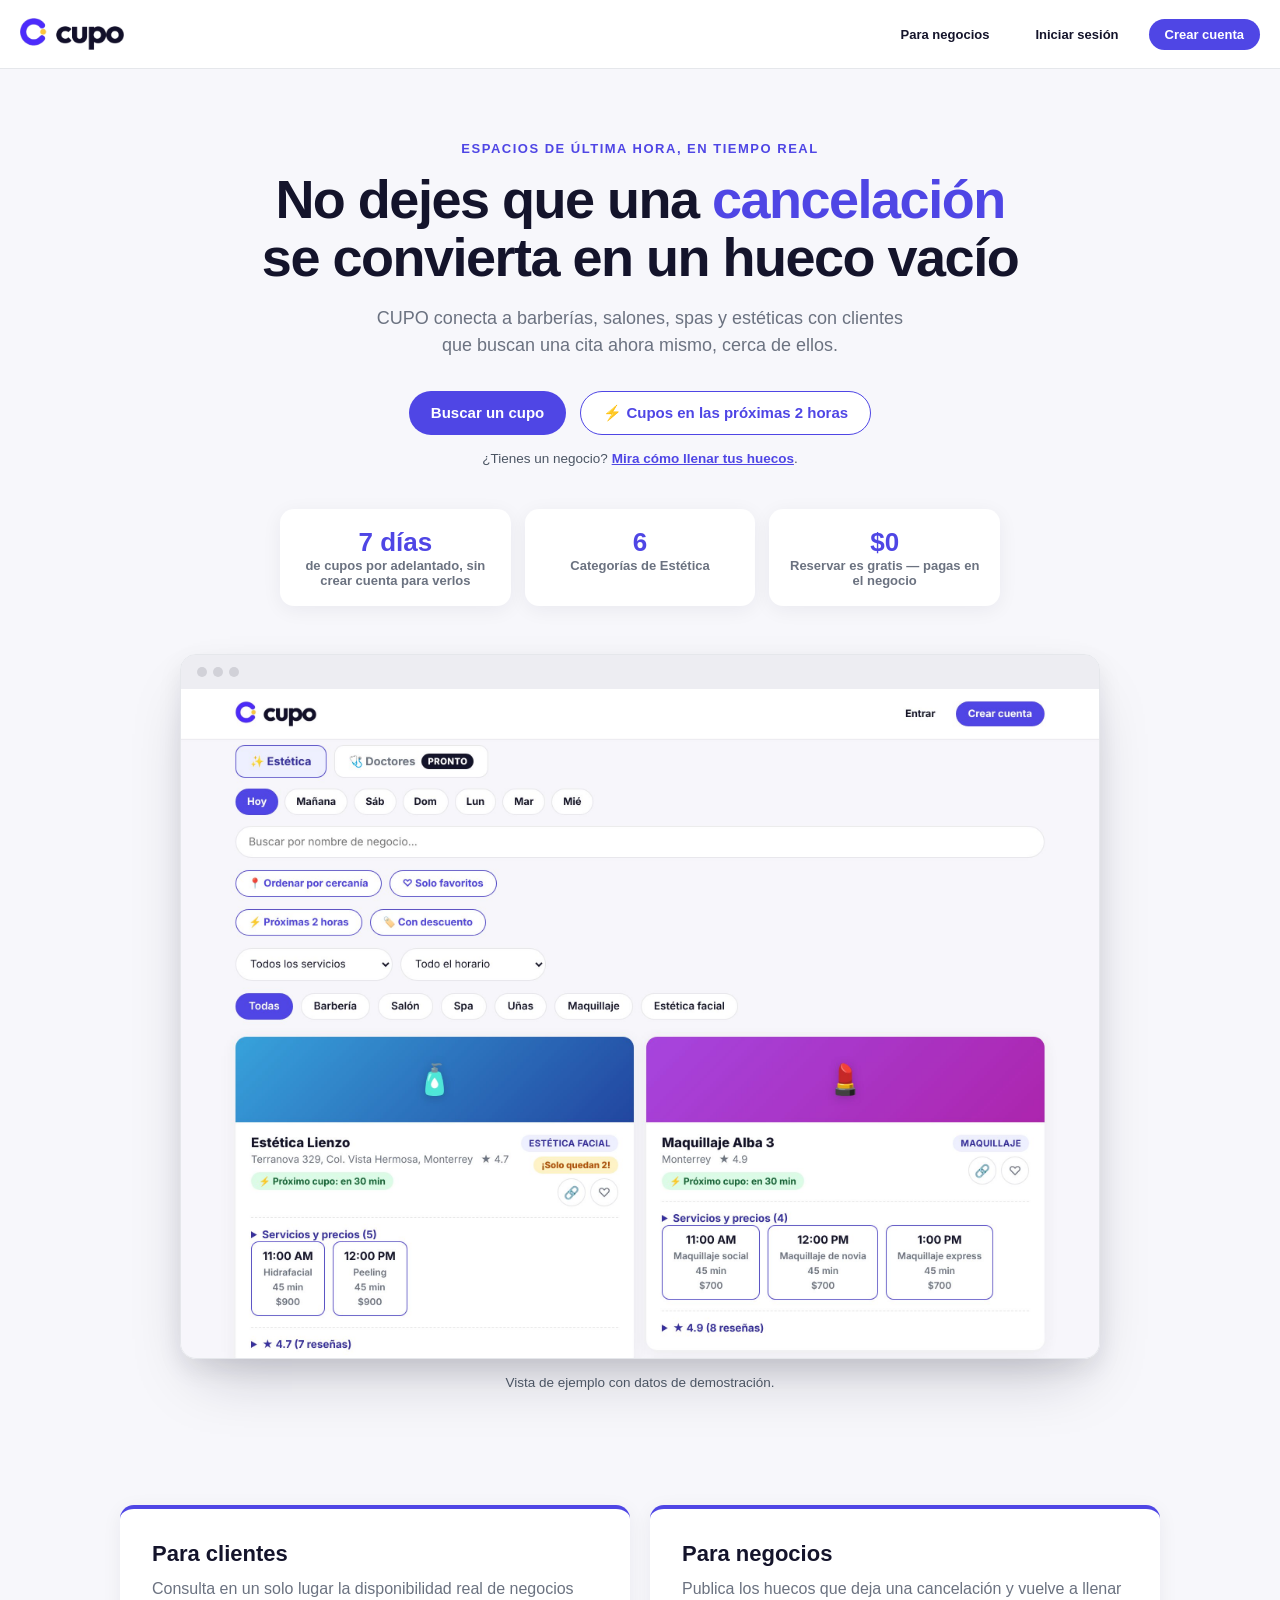
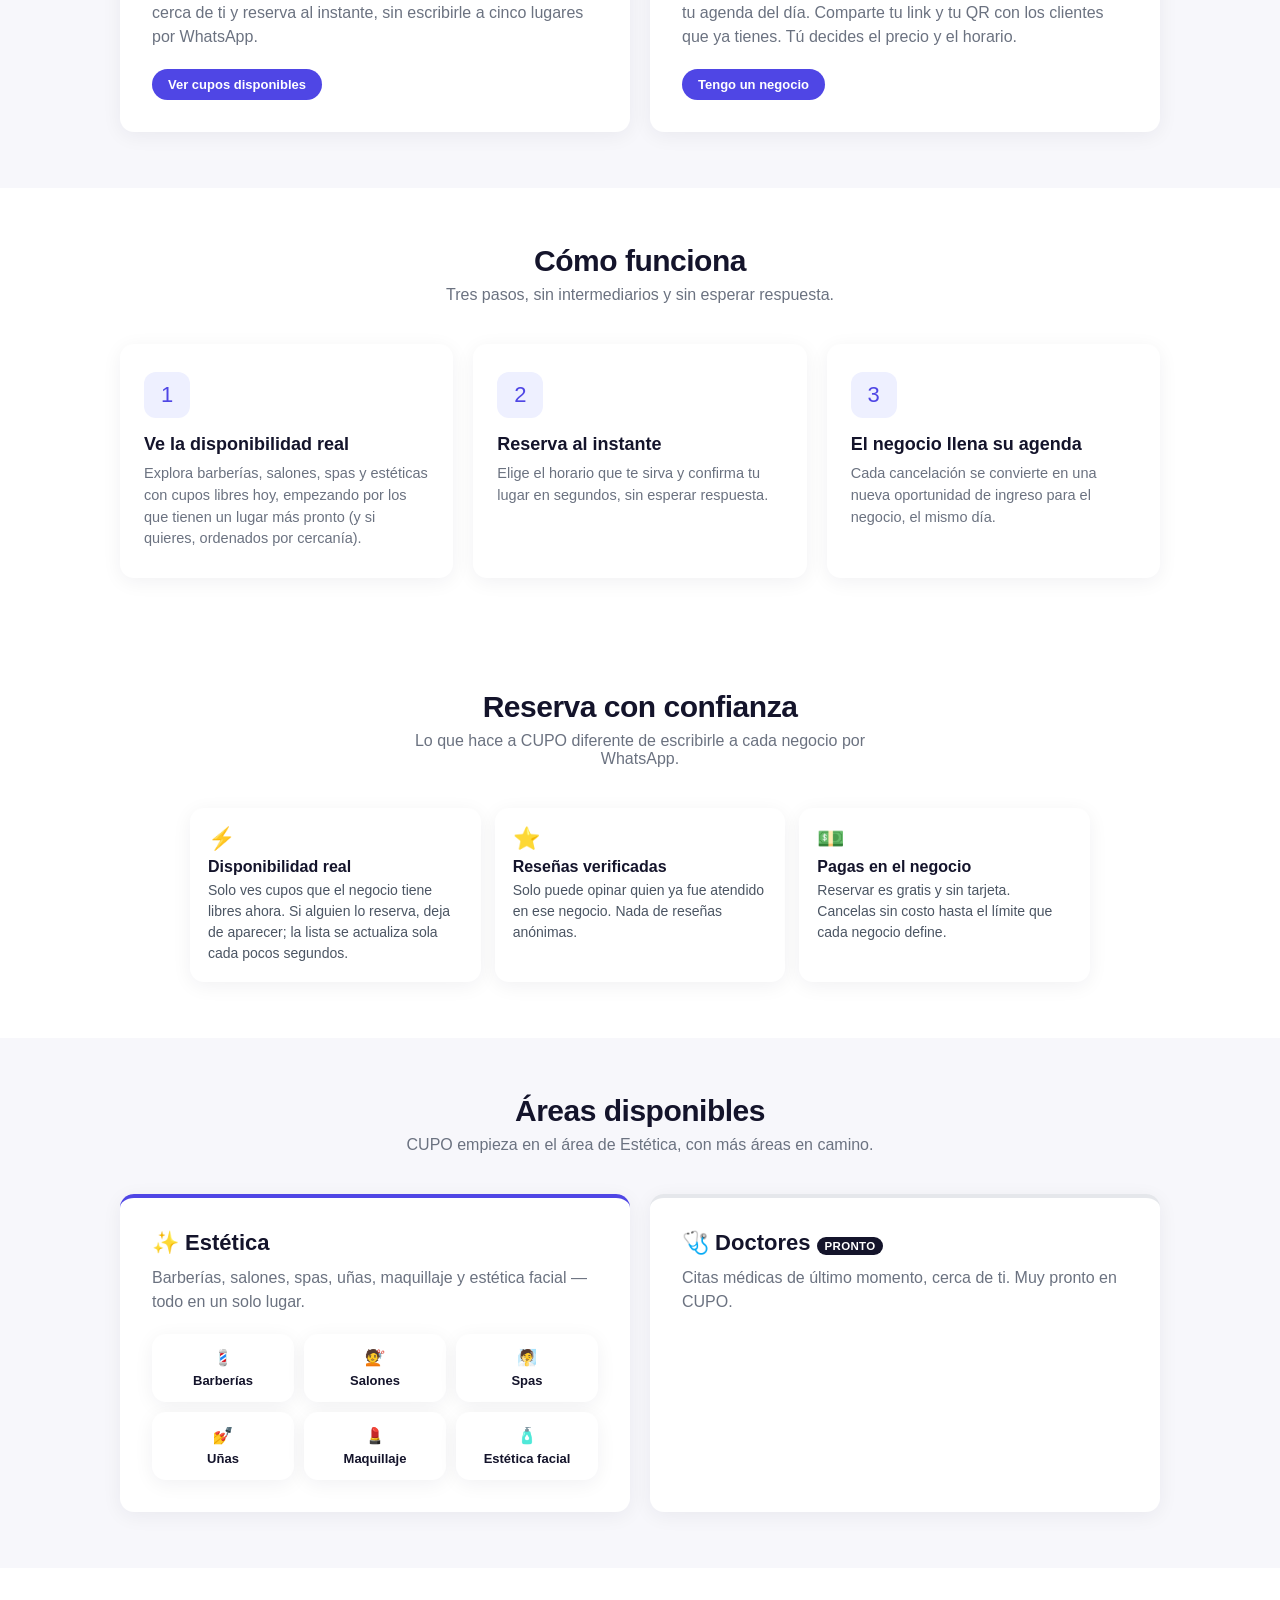
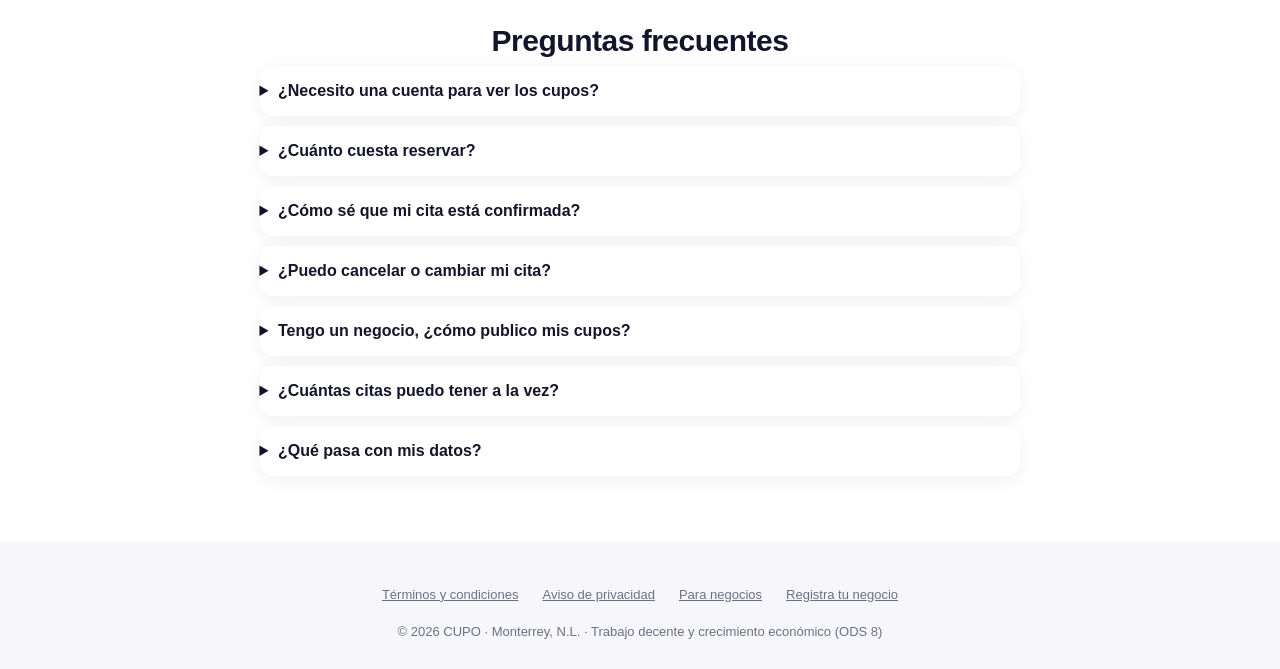
<file: index.html>
<!DOCTYPE html>
<html lang="es">
<head>
<meta charset="UTF-8">
<meta name="viewport" content="width=device-width, initial-scale=1.0">
<title>CUPO — Citas de último momento en barberías, salones y spas</title>
<meta name="description" content="Ve en tiempo real los cupos libres de barberías, salones, spas y estéticas en Monterrey y reserva al instante. Reservar es gratis: pagas en el negocio.">
<link rel="canonical" href="https://mycupo.com/">
<meta property="og:type" content="website">
<meta property="og:site_name" content="CUPO">
<meta property="og:locale" content="es_MX">
<meta property="og:title" content="CUPO — Citas de último momento, al instante">
<meta property="og:description" content="Cupos libres hoy en barberías, salones, spas y estéticas de Monterrey. Reserva en segundos y paga en el negocio.">
<meta property="og:url" content="https://mycupo.com/">
<meta property="og:image" content="https://mycupo.com/assets/og-image.jpg">
<meta property="og:image:width" content="1200">
<meta property="og:image:height" content="630">
<meta name="twitter:card" content="summary_large_image">
<meta name="theme-color" content="#4F46E5">
<link rel="manifest" href="manifest.webmanifest">
<link rel="apple-touch-icon" href="assets/apple-touch-icon.png">
<link rel="icon" href="favicon.ico" sizes="any">
<link rel="icon" type="image/png" sizes="32x32" href="assets/favicon-32.png">
<link rel="stylesheet" href="css/styles.css">
</head>
<body>

<a class="skip-link" href="#main">Saltar al contenido</a>
<nav class="navbar">
  <div class="logo"><img class="logo-img" src="assets/logo.png" alt="CUPO" width="104" height="32"></div>
  <div class="nav-links">
    <a href="negocios.html" class="btn btn-ghost btn-sm">Para negocios</a>
    <a href="auth.html?mode=login" class="btn btn-ghost btn-sm" data-guest-only>Iniciar sesión</a>
    <a href="auth.html?mode=register" class="btn btn-primary btn-sm" data-guest-only>Crear cuenta</a>
    <a href="cliente.html" class="btn btn-primary btn-sm" data-session-link hidden>Ir a mis cupos</a>
  </div>
</nav>

<main id="main" tabindex="-1">
<header class="hero">
  <div class="eyebrow">Espacios de última hora, en tiempo real</div>
  <h1>No dejes que una <span>cancelación</span><br>se convierta en un hueco vacío</h1>
  <p>CUPO conecta a barberías, salones, spas y estéticas con clientes que buscan una cita ahora mismo, cerca de ellos.</p>
  <div class="hero-actions">
    <a href="cliente.html" class="btn btn-primary">Buscar un cupo</a>
    <a href="cliente.html?cuando=pronto" class="btn btn-outline">⚡ Cupos en las próximas 2 horas</a>
  </div>
  <p class="hero-note">¿Tienes un negocio? <a href="negocios.html" style="color:var(--indigo);font-weight:700;text-decoration:underline">Mira cómo llenar tus huecos</a>.</p>

  <div class="stat-row" style="max-width:720px;margin:40px auto 0">
    <div class="stat-card">
      <div class="num">7 días</div>
      <div class="lbl">de cupos por adelantado, sin crear cuenta para verlos</div>
    </div>
    <div class="stat-card">
      <div class="num">6</div>
      <div class="lbl">Categorías de Estética</div>
    </div>
    <div class="stat-card">
      <div class="num">$0</div>
      <div class="lbl">Reservar es gratis — pagas en el negocio</div>
    </div>
  </div>

  <div class="hero-shot">
    <div class="hero-shot-bar"><span></span><span></span><span></span></div>
    <img src="assets/app-screenshot.jpg" alt="Panel de cliente de CUPO mostrando cupos disponibles hoy en negocios de Monterrey" width="2360" height="1720" fetchpriority="low">
  </div>
  <p class="hero-note">Vista de ejemplo con datos de demostración.</p>
</header>

<section class="section">
  <div class="container">
    <div class="split">
      <div class="split-card">
        <h2>Para clientes</h2>
        <p>Consulta en un solo lugar la disponibilidad real de negocios cerca de ti y reserva al instante, sin escribirle a cinco lugares por WhatsApp.</p>
        <a href="cliente.html" class="btn btn-primary btn-sm">Ver cupos disponibles</a>
      </div>
      <div class="split-card">
        <h2>Para negocios</h2>
        <p>Publica los huecos que deja una cancelación y vuelve a llenar tu agenda del día. Comparte tu link y tu QR con los clientes que ya tienes. Tú decides el precio y el horario.</p>
        <a href="negocios.html" class="btn btn-primary btn-sm">Tengo un negocio</a>
      </div>
    </div>
  </div>
</section>

<section class="section" style="background:var(--white)">
  <div class="container">
    <h2 class="section-title">Cómo funciona</h2>
    <p class="section-sub">Tres pasos, sin intermediarios y sin esperar respuesta.</p>
    <div class="grid-3">
      <div class="card">
        <div class="card-icon">1</div>
        <h3>Ve la disponibilidad real</h3>
        <p>Explora barberías, salones, spas y estéticas con cupos libres hoy, empezando por los que tienen un lugar más pronto (y si quieres, ordenados por cercanía).</p>
      </div>
      <div class="card">
        <div class="card-icon">2</div>
        <h3>Reserva al instante</h3>
        <p>Elige el horario que te sirva y confirma tu lugar en segundos, sin esperar respuesta.</p>
      </div>
      <div class="card">
        <div class="card-icon">3</div>
        <h3>El negocio llena su agenda</h3>
        <p>Cada cancelación se convierte en una nueva oportunidad de ingreso para el negocio, el mismo día.</p>
      </div>
    </div>
  </div>
</section>

<section class="section" style="background:var(--white)">
  <div class="container">
    <h2 class="section-title">Reserva con confianza</h2>
    <p class="section-sub">Lo que hace a CUPO diferente de escribirle a cada negocio por WhatsApp.</p>
    <div class="trust-row">
      <div class="trust-item"><div class="ico">⚡</div><strong>Disponibilidad real</strong><span>Solo ves cupos que el negocio tiene libres ahora. Si alguien lo reserva, deja de aparecer; la lista se actualiza sola cada pocos segundos.</span></div>
      <div class="trust-item"><div class="ico">⭐</div><strong>Reseñas verificadas</strong><span>Solo puede opinar quien ya fue atendido en ese negocio. Nada de reseñas anónimas.</span></div>
      <div class="trust-item"><div class="ico">💵</div><strong>Pagas en el negocio</strong><span>Reservar es gratis y sin tarjeta. Cancelas sin costo hasta el límite que cada negocio define.</span></div>
    </div>
  </div>
</section>

<section class="section">
  <div class="container">
    <h2 class="section-title">Áreas disponibles</h2>
    <p class="section-sub">CUPO empieza en el área de Estética, con más áreas en camino.</p>
    <div class="split" style="margin-bottom:0">
      <div class="split-card">
        <h3>✨ Estética</h3>
        <p>Barberías, salones, spas, uñas, maquillaje y estética facial — todo en un solo lugar.</p>
        <div class="grid-3" style="grid-template-columns:repeat(3,1fr);gap:10px">
          <a class="card center cat-link" href="cliente.html?categoria=Barber%C3%ADa" style="padding:14px;text-align:center">💈<div style="font-size:13px;font-weight:700;margin-top:6px">Barberías</div></a>
          <a class="card center cat-link" href="cliente.html?categoria=Sal%C3%B3n" style="padding:14px;text-align:center">💇<div style="font-size:13px;font-weight:700;margin-top:6px">Salones</div></a>
          <a class="card center cat-link" href="cliente.html?categoria=Spa" style="padding:14px;text-align:center">🧖<div style="font-size:13px;font-weight:700;margin-top:6px">Spas</div></a>
          <a class="card center cat-link" href="cliente.html?categoria=U%C3%B1as" style="padding:14px;text-align:center">💅<div style="font-size:13px;font-weight:700;margin-top:6px">Uñas</div></a>
          <a class="card center cat-link" href="cliente.html?categoria=Maquillaje" style="padding:14px;text-align:center">💄<div style="font-size:13px;font-weight:700;margin-top:6px">Maquillaje</div></a>
          <a class="card center cat-link" href="cliente.html?categoria=Est%C3%A9tica%20facial" style="padding:14px;text-align:center">🧴<div style="font-size:13px;font-weight:700;margin-top:6px">Estética facial</div></a>
        </div>
      </div>
      <div class="split-card" style="border-top-color:var(--gray-light)">
        <h3>🩺 Doctores <span class="soon-badge">Pronto</span></h3>
        <p>Citas médicas de último momento, cerca de ti. Muy pronto en CUPO.</p>
      </div>
    </div>
  </div>
</section>

<section class="section" style="background:var(--white)">
  <div class="container">
    <h2 class="section-title">Preguntas frecuentes</h2>
    <div class="faq">
      <details><summary>¿Necesito una cuenta para ver los cupos?</summary><p>No. Puedes ver todos los cupos sin registrarte. La cuenta se pide hasta el momento de reservar, y al entrar regresas justo al cupo que elegiste.</p></details>
      <details><summary>¿Cuánto cuesta reservar?</summary><p>Nada. Reservar en CUPO es gratis y no pedimos tarjeta: el pago se hace directamente en el negocio, por los medios que él acepte.</p></details>
      <details><summary>¿Cómo sé que mi cita está confirmada?</summary><p>Al reservar recibes un folio (por ejemplo CUPO-AB12CD) y tu cita aparece en “Mis reservas” con la dirección, un botón para llegar en el mapa y otro para agregarla a tu calendario.</p></details>
      <details><summary>¿Puedo cancelar o cambiar mi cita?</summary><p>Sí, desde “Mis reservas”, sin costo, hasta el límite de horas que define cada negocio (lo ves antes de confirmar). Para cambiarla, elige “Reagendar”: cancela esa cita y te muestra otros horarios del mismo negocio.</p></details>
      <details><summary>Tengo un negocio, ¿cómo publico mis cupos?</summary><p>Crea tu cuenta de negocio, agrega tus servicios y define tu horario semanal una sola vez: al abrir tu panel se publican tus cupos de las próximas 4 semanas. Puedes cerrar días, agendar a mano a quien te llama y ver tus ventas.</p></details>
      <details><summary>¿Cuántas citas puedo tener a la vez?</summary><p>Hasta 3 citas próximas y nunca dos encimadas: así los cupos de último momento alcanzan para más personas.</p></details>
      <details><summary>¿Qué pasa con mis datos?</summary><p>Los usamos solo para tu cuenta y tus reservas, y el negocio donde reservas ve tu nombre y teléfono para atenderte. No los vendemos. Lee el <a href="privacidad.html" style="color:var(--indigo);text-decoration:underline">Aviso de privacidad</a>.</p></details>
    </div>
  </div>
</section>

</main>

<footer>
  <div class="footer-links"><a href="terminos.html">Términos y condiciones</a><a href="privacidad.html">Aviso de privacidad</a><a href="negocios.html">Para negocios</a><a href="auth.html?mode=register&amp;role=negocio" data-negocio-cta>Registra tu negocio</a></div>
  &copy; 2026 CUPO · Monterrey, N.L. · Trabajo decente y crecimiento económico (ODS 8)
</footer>

<script src="js/session-hint.js"></script>
</body>
</html>
</file>
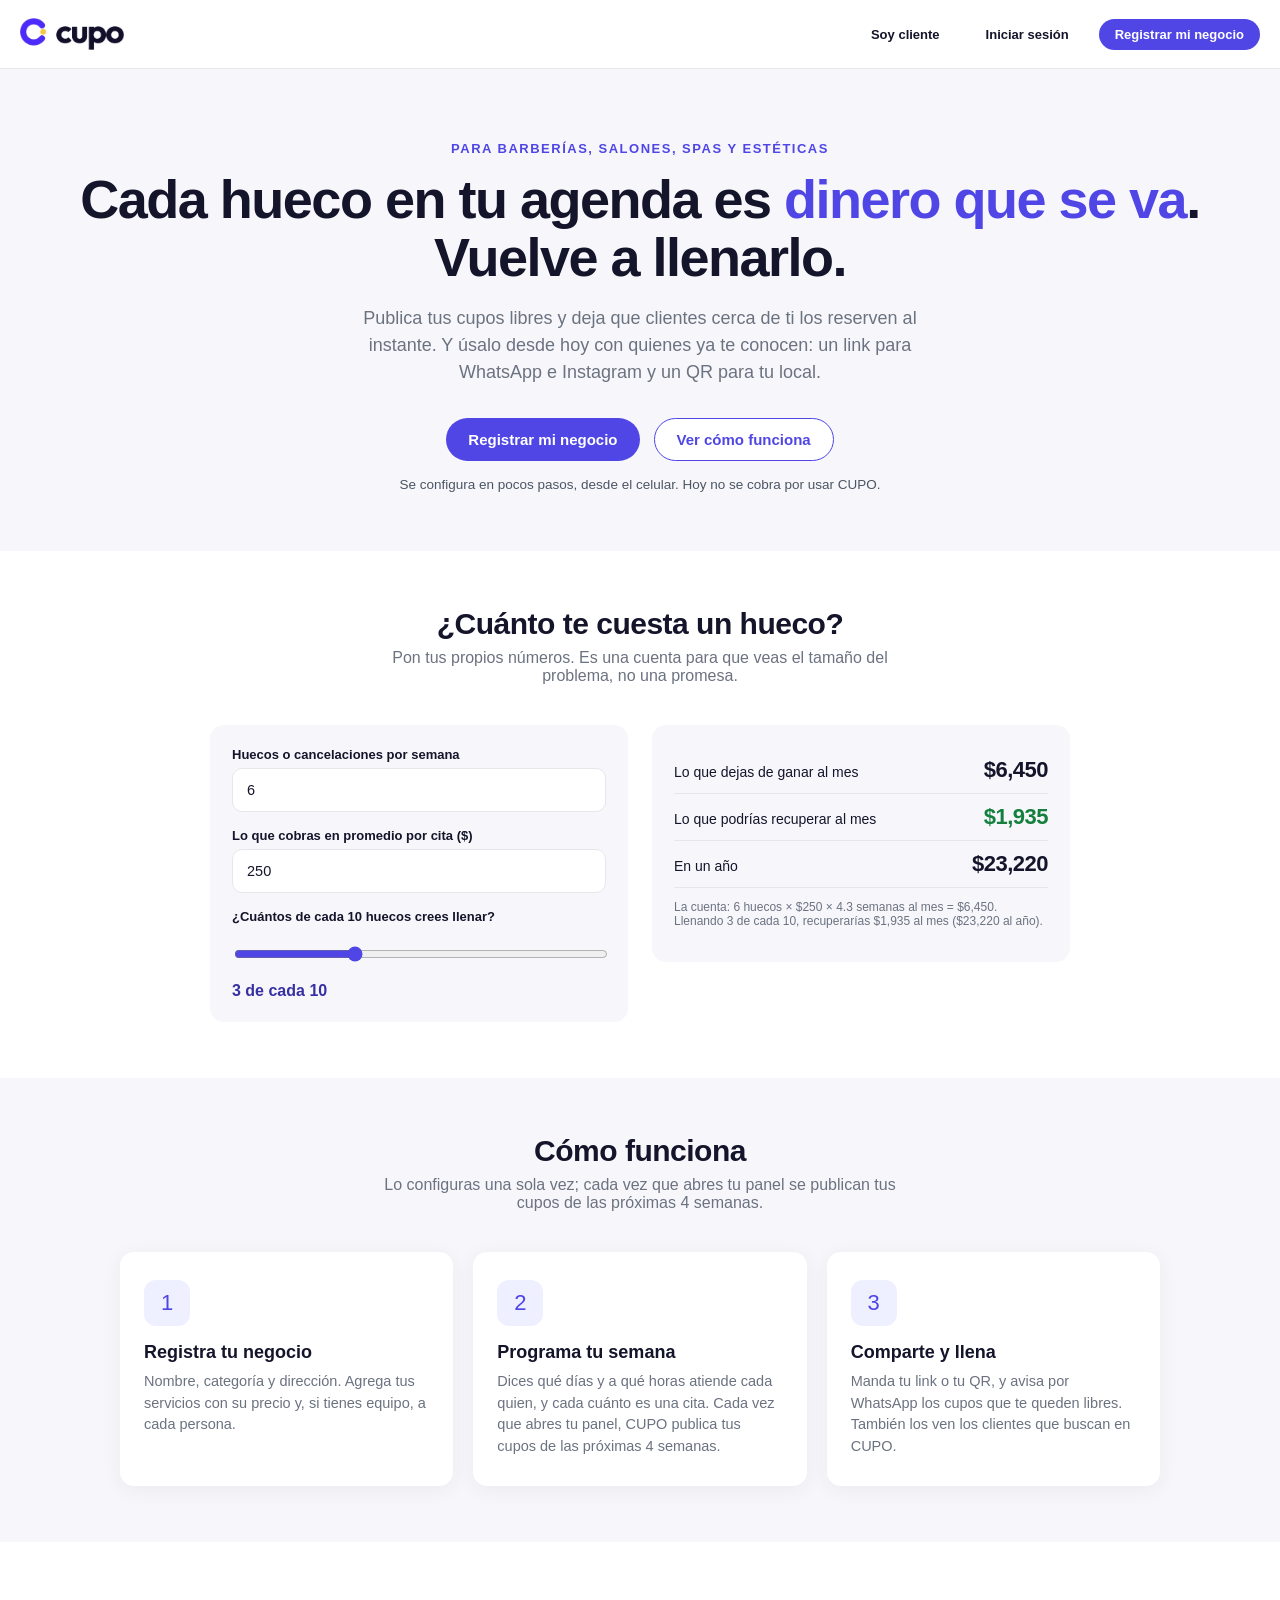
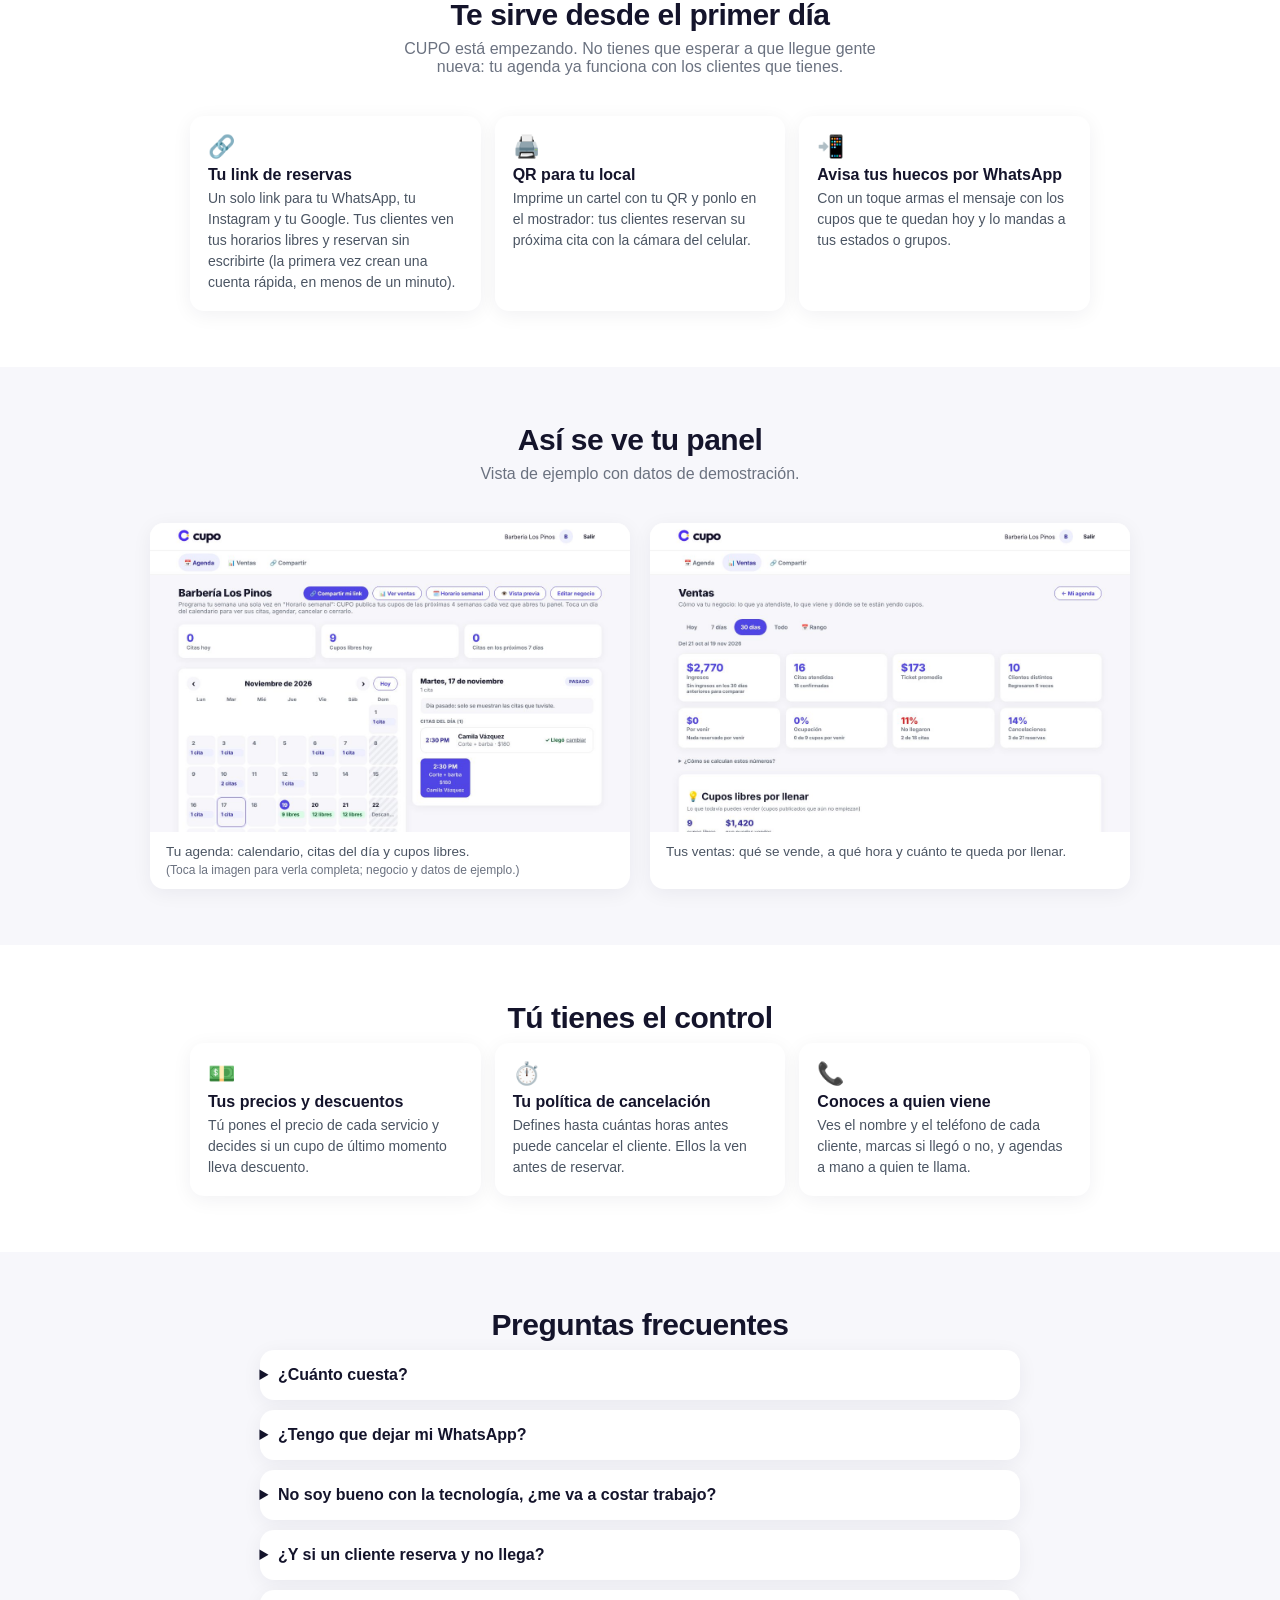
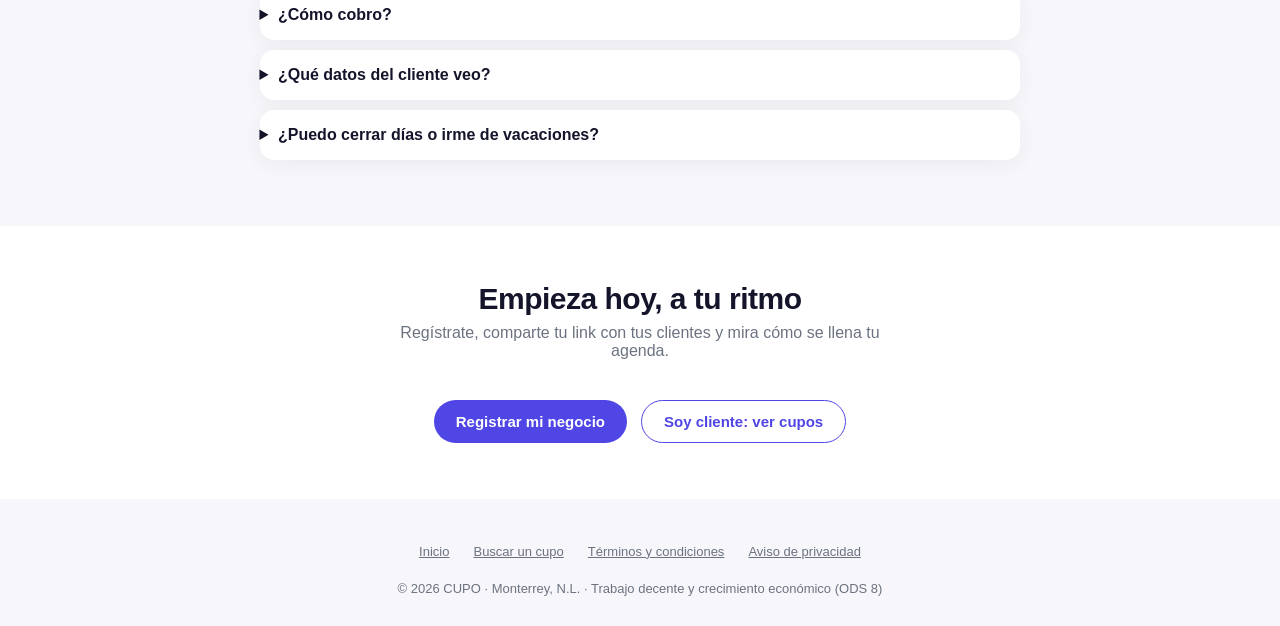
<file: negocios.html>
<!DOCTYPE html>
<html lang="es">
<head>
<meta charset="UTF-8">
<meta name="viewport" content="width=device-width, initial-scale=1.0">
<title>CUPO para negocios — Llena los huecos de tu agenda</title>
<meta name="description" content="Publica tus cupos libres, comparte tu link de reservas por WhatsApp e Instagram y llena los huecos de tu agenda. Hoy no se cobra por usar CUPO.">
<link rel="canonical" href="https://mycupo.com/negocios.html">
<meta property="og:type" content="website">
<meta property="og:site_name" content="CUPO">
<meta property="og:locale" content="es_MX">
<meta property="og:title" content="CUPO para negocios — Llena los huecos de tu agenda">
<meta property="og:description" content="Un link y un QR para que tus clientes reserven sin escribirte, y cupos de último momento para llenar los huecos del día.">
<meta property="og:url" content="https://mycupo.com/negocios.html">
<meta property="og:image" content="https://mycupo.com/assets/og-image.jpg">
<meta name="twitter:card" content="summary_large_image">
<meta name="theme-color" content="#4F46E5">
<link rel="manifest" href="manifest.webmanifest">
<link rel="apple-touch-icon" href="assets/apple-touch-icon.png">
<link rel="icon" href="favicon.ico" sizes="any">
<link rel="icon" type="image/png" sizes="32x32" href="assets/favicon-32.png">
<link rel="stylesheet" href="css/styles.css">
</head>
<body>
<a class="skip-link" href="#main">Saltar al contenido</a>

<nav class="navbar">
  <a href="index.html" class="logo"><img class="logo-img" src="assets/logo.png" alt="CUPO" width="104" height="32"></a>
  <div class="nav-links">
    <a href="cliente.html" class="btn btn-ghost btn-sm">Soy cliente</a>
    <a href="auth.html?mode=login&amp;role=negocio" class="btn btn-ghost btn-sm" data-hide-for="negocio">Iniciar sesión</a>
    <a href="auth.html?mode=register&amp;role=negocio" class="btn btn-primary btn-sm" data-negocio-cta>Registrar mi negocio</a>
  </div>
</nav>

<main id="main" tabindex="-1">
<header class="hero">
  <div class="eyebrow">Para barberías, salones, spas y estéticas</div>
  <h1>Cada hueco en tu agenda es <span>dinero que se va</span>. Vuelve a llenarlo.</h1>
  <p>Publica tus cupos libres y deja que clientes cerca de ti los reserven al instante. Y úsalo desde hoy con quienes ya te conocen: un link para WhatsApp e Instagram y un QR para tu local.</p>
  <div class="hero-actions">
    <a href="auth.html?mode=register&amp;role=negocio" class="btn btn-primary" data-negocio-cta>Registrar mi negocio</a>
    <a href="#como" class="btn btn-outline">Ver cómo funciona</a>
  </div>
  <p class="hero-note">Se configura en pocos pasos, desde el celular. Hoy no se cobra por usar CUPO.</p>
</header>

<section class="section" id="calculadora" style="background:var(--white)">
  <div class="container">
    <h2 class="section-title">¿Cuánto te cuesta un hueco?</h2>
    <p class="section-sub">Pon tus propios números. Es una cuenta para que veas el tamaño del problema, no una promesa.</p>
    <div class="calc">
      <form class="calc-form" id="calcForm" onsubmit="return false">
        <div class="field">
          <label for="calcGaps">Huecos o cancelaciones por semana</label>
          <input type="number" id="calcGaps" value="6" min="0" max="500" step="1" inputmode="numeric">
        </div>
        <div class="field">
          <label for="calcTicket">Lo que cobras en promedio por cita ($)</label>
          <input type="number" id="calcTicket" value="250" min="0" max="100000" step="10" inputmode="numeric">
        </div>
        <div class="field">
          <label for="calcFill">¿Cuántos de cada 10 huecos crees llenar?</label>
          <input type="range" id="calcFill" value="3" min="0" max="10" step="1" aria-valuetext="3 de cada 10">
          <output id="calcFillOut" for="calcFill" aria-live="off">3 de cada 10</output>
        </div>
      </form>
      <p class="sr-only" id="calcLive" role="status" aria-live="polite"></p>
      <div class="calc-result" id="calcResult">
        <div class="calc-line"><span>Lo que dejas de ganar al mes</span><strong id="calcLoss">$6,450</strong></div>
        <div class="calc-line good"><span>Lo que podrías recuperar al mes</span><strong id="calcGain">$1,935</strong></div>
        <div class="calc-line"><span>En un año</span><strong id="calcYear">$23,220</strong></div>
        <p class="field-hint" id="calcNote">La cuenta: 6 huecos × $250 × 4.3 semanas al mes = $6,450. Llenando 3 de cada 10, recuperarías $1,935 al mes ($23,220 al año).</p>
      </div>
    </div>
  </div>
</section>

<section class="section" id="como">
  <div class="container">
    <h2 class="section-title">Cómo funciona</h2>
    <p class="section-sub">Lo configuras una sola vez; cada vez que abres tu panel se publican tus cupos de las próximas 4 semanas.</p>
    <div class="grid-3">
      <div class="card">
        <div class="card-icon">1</div>
        <h3>Registra tu negocio</h3>
        <p>Nombre, categoría y dirección. Agrega tus servicios con su precio y, si tienes equipo, a cada persona.</p>
      </div>
      <div class="card">
        <div class="card-icon">2</div>
        <h3>Programa tu semana</h3>
        <p>Dices qué días y a qué horas atiende cada quien, y cada cuánto es una cita. Cada vez que abres tu panel, CUPO publica tus cupos de las próximas 4 semanas.</p>
      </div>
      <div class="card">
        <div class="card-icon">3</div>
        <h3>Comparte y llena</h3>
        <p>Manda tu link o tu QR, y avisa por WhatsApp los cupos que te queden libres. También los ven los clientes que buscan en CUPO.</p>
      </div>
    </div>
  </div>
</section>

<section class="section" style="background:var(--white)">
  <div class="container">
    <h2 class="section-title">Te sirve desde el primer día</h2>
    <p class="section-sub">CUPO está empezando. No tienes que esperar a que llegue gente nueva: tu agenda ya funciona con los clientes que tienes.</p>
    <div class="trust-row">
      <div class="trust-item"><div class="ico">🔗</div><strong>Tu link de reservas</strong><span>Un solo link para tu WhatsApp, tu Instagram y tu Google. Tus clientes ven tus horarios libres y reservan sin escribirte (la primera vez crean una cuenta rápida, en menos de un minuto).</span></div>
      <div class="trust-item"><div class="ico">🖨️</div><strong>QR para tu local</strong><span>Imprime un cartel con tu QR y ponlo en el mostrador: tus clientes reservan su próxima cita con la cámara del celular.</span></div>
      <div class="trust-item"><div class="ico">📲</div><strong>Avisa tus huecos por WhatsApp</strong><span>Con un toque armas el mensaje con los cupos que te quedan hoy y lo mandas a tus estados o grupos.</span></div>
    </div>
  </div>
</section>

<section class="section">
  <div class="container">
    <h2 class="section-title">Así se ve tu panel</h2>
    <p class="section-sub">Vista de ejemplo con datos de demostración.</p>
    <div class="shots">
      <figure>
        <a href="assets/negocio-agenda.jpg" target="_blank" rel="noopener" aria-label="Abrir la captura completa en una pestaña nueva"><img src="assets/negocio-agenda.jpg" alt="Panel de agenda de un negocio en CUPO: calendario mensual con citas y cupos libres, y el detalle del día" loading="lazy" width="1180" height="760"></a>
        <figcaption>Tu agenda: calendario, citas del día y cupos libres. <span class="field-hint">(Toca la imagen para verla completa; negocio y datos de ejemplo.)</span></figcaption>
      </figure>
      <figure>
        <a href="assets/negocio-ventas.jpg" target="_blank" rel="noopener" aria-label="Abrir la captura completa en una pestaña nueva"><img src="assets/negocio-ventas.jpg" alt="Dashboard de ventas de un negocio en CUPO con ingresos, citas atendidas, ocupación y gráficas" loading="lazy" width="1180" height="760"></a>
        <figcaption>Tus ventas: qué se vende, a qué hora y cuánto te queda por llenar.</figcaption>
      </figure>
    </div>
  </div>
</section>

<section class="section" style="background:var(--white)">
  <div class="container">
    <h2 class="section-title">Tú tienes el control</h2>
    <div class="trust-row">
      <div class="trust-item"><div class="ico">💵</div><strong>Tus precios y descuentos</strong><span>Tú pones el precio de cada servicio y decides si un cupo de último momento lleva descuento.</span></div>
      <div class="trust-item"><div class="ico">⏱️</div><strong>Tu política de cancelación</strong><span>Defines hasta cuántas horas antes puede cancelar el cliente. Ellos la ven antes de reservar.</span></div>
      <div class="trust-item"><div class="ico">📞</div><strong>Conoces a quien viene</strong><span>Ves el nombre y el teléfono de cada cliente, marcas si llegó o no, y agendas a mano a quien te llama.</span></div>
    </div>
  </div>
</section>

<section class="section">
  <div class="container">
    <h2 class="section-title">Preguntas frecuentes</h2>
    <div class="faq">
      <details><summary>¿Cuánto cuesta?</summary><p>Hoy no se cobra por usar CUPO ni por las reservas. Los clientes pagan directamente en tu negocio, como hasta ahora.</p></details>
      <details><summary>¿Tengo que dejar mi WhatsApp?</summary><p>No. CUPO se suma a lo que ya haces: mandas tu link y tus cupos libres por WhatsApp, y tus clientes reservan sin tener que escribirte cada vez.</p></details>
      <details><summary>No soy bueno con la tecnología, ¿me va a costar trabajo?</summary><p>Son pocos pasos y funciona desde el celular. El panel te va mostrando qué sigue (servicios, horario, teléfono y compartir tu link) y cuánto llevas.</p></details>
      <details><summary>¿Y si un cliente reserva y no llega?</summary><p>Marcas “No llegó” en tu historial para llevar la cuenta, y cada cliente ve tu política de cancelación antes de confirmar. Los recordatorios automáticos todavía no están disponibles.</p></details>
      <details><summary>¿Cómo cobro?</summary><p>Como siempre: el cliente paga en tu negocio, con los medios que tú aceptes. CUPO no toca tu dinero.</p></details>
      <details><summary>¿Qué datos del cliente veo?</summary><p>Su nombre y su teléfono, para atenderlo. Lee el <a href="privacidad.html" style="color:var(--indigo);text-decoration:underline">Aviso de privacidad</a>.</p></details>
      <details><summary>¿Puedo cerrar días o irme de vacaciones?</summary><p>Sí. Cierras un día o un rango de días, de todo el negocio o de una sola persona, y dejan de publicarse cupos.</p></details>
    </div>
  </div>
</section>

<section class="section" style="background:var(--white)">
  <div class="container" style="text-align:center">
    <h2 class="section-title">Empieza hoy, a tu ritmo</h2>
    <p class="section-sub">Regístrate, comparte tu link con tus clientes y mira cómo se llena tu agenda.</p>
    <div class="hero-actions">
      <a href="auth.html?mode=register&amp;role=negocio" class="btn btn-primary" data-negocio-cta>Registrar mi negocio</a>
      <a href="cliente.html" class="btn btn-outline">Soy cliente: ver cupos</a>
    </div>
  </div>
</section>
</main>

<footer>
  <div class="footer-links"><a href="index.html">Inicio</a><a href="cliente.html">Buscar un cupo</a><a href="terminos.html">Términos y condiciones</a><a href="privacidad.html">Aviso de privacidad</a></div>
  &copy; 2026 CUPO · Monterrey, N.L. · Trabajo decente y crecimiento económico (ODS 8)
</footer>

<script src="js/ui.js"></script>
<script src="js/session-hint.js"></script>
<script src="js/negocios.js"></script>
</body>
</html>
</file>
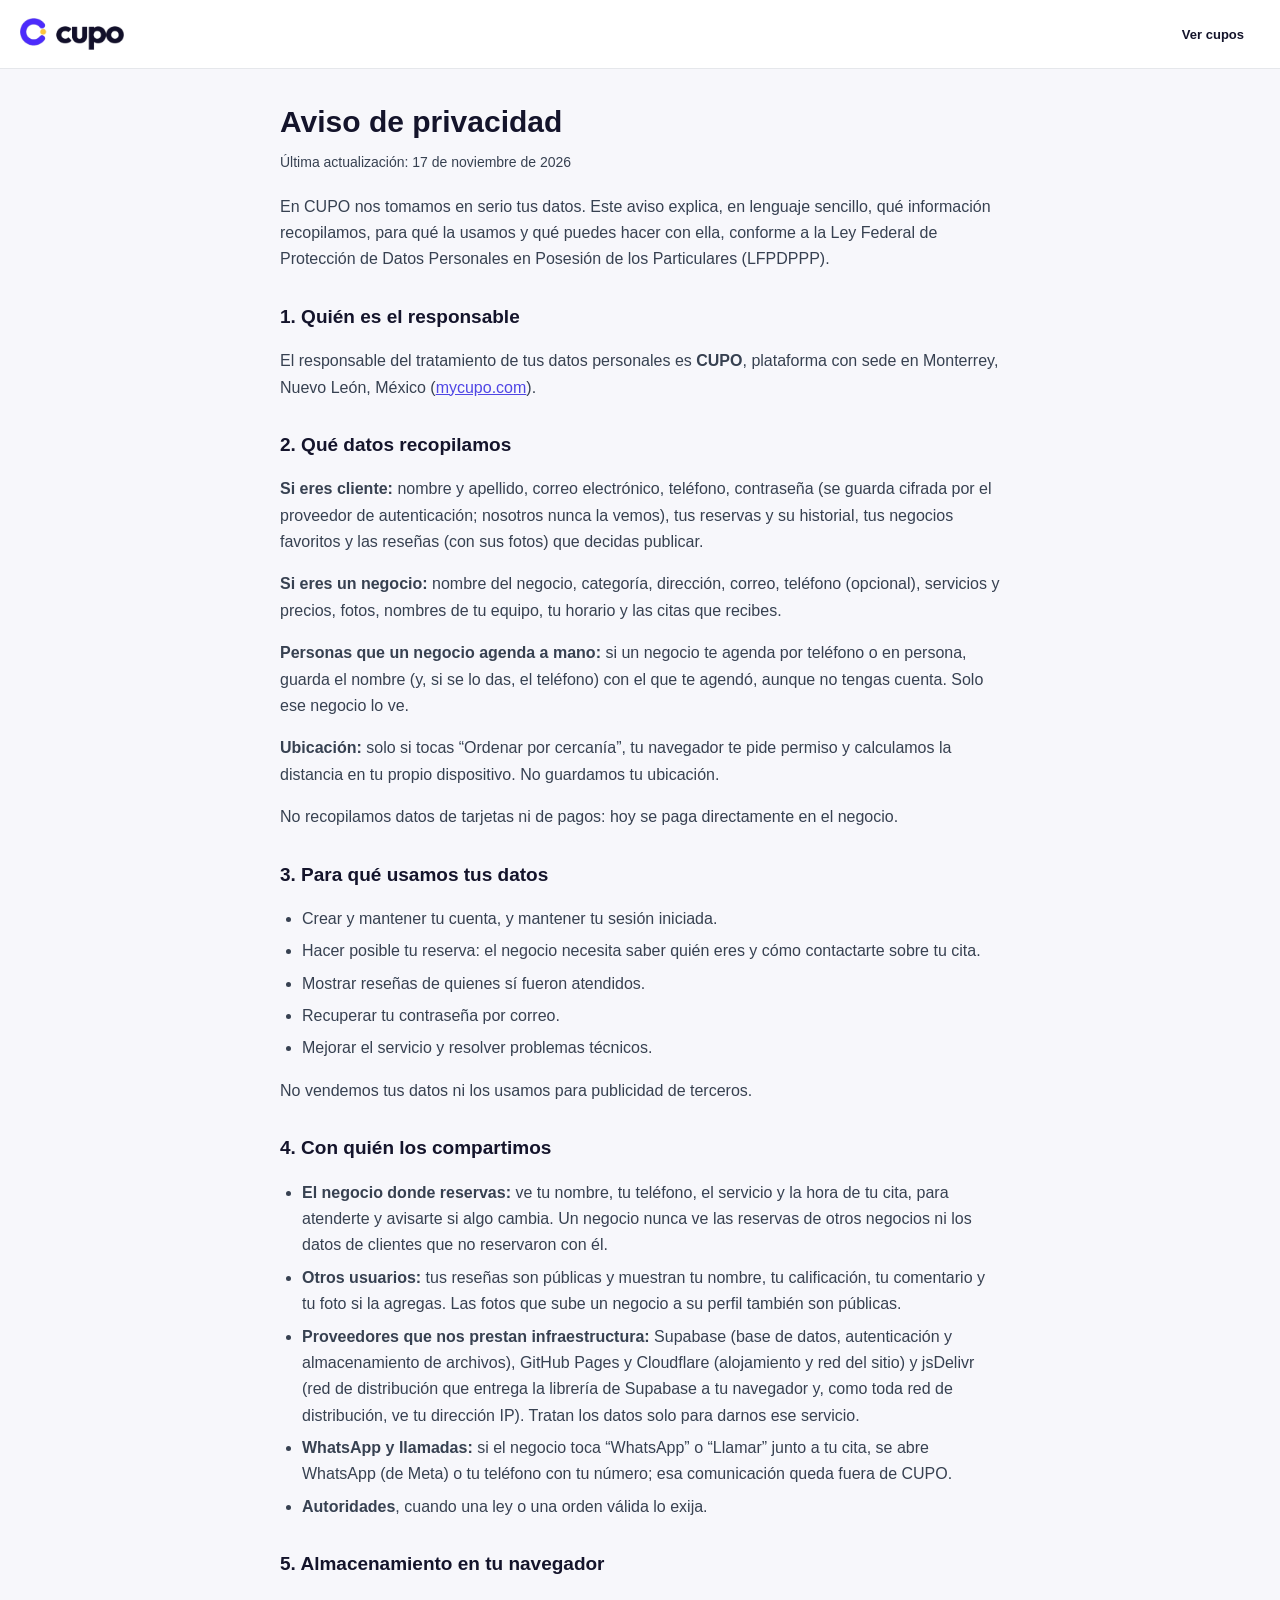
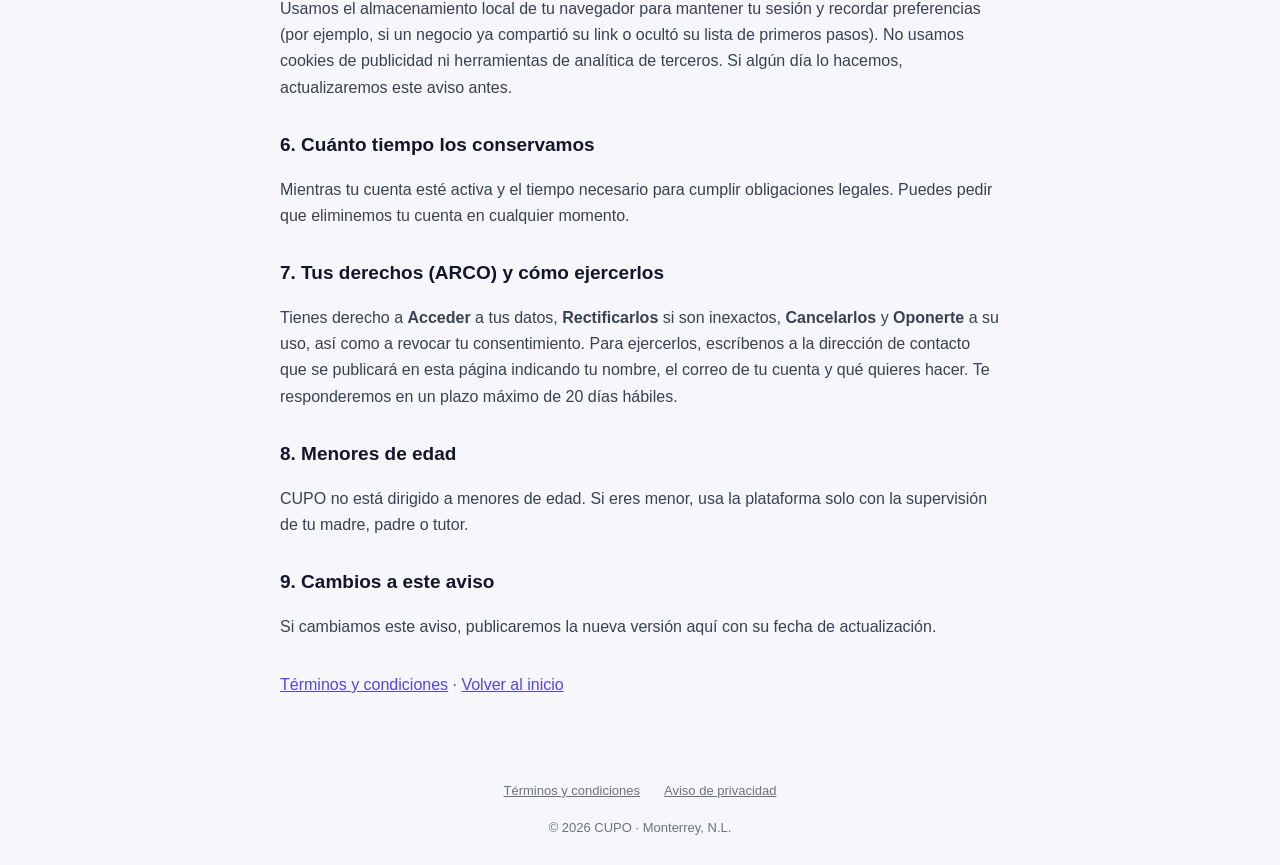
<file: privacidad.html>
<!DOCTYPE html>
<html lang="es">
<head>
<meta charset="UTF-8">
<meta name="viewport" content="width=device-width, initial-scale=1.0">
<title>CUPO — Aviso de privacidad</title>
<meta name="description" content="Qué datos personales recopila CUPO, para qué los usa, con quién los comparte y cómo ejercer tus derechos ARCO.">
<meta name="theme-color" content="#4F46E5">
<link rel="canonical" href="https://mycupo.com/privacidad.html">
<link rel="icon" href="favicon.ico" sizes="any">
<link rel="icon" type="image/png" sizes="32x32" href="assets/favicon-32.png">
<link rel="stylesheet" href="css/styles.css">
</head>
<body>

<a class="skip-link" href="#main">Saltar al contenido</a>
<nav class="navbar">
  <a href="index.html" class="logo"><img class="logo-img" src="assets/logo.png" alt="CUPO" width="104" height="32"></a>
  <div class="nav-links">
    <a href="cliente.html" class="btn btn-ghost btn-sm">Ver cupos</a>
  </div>
</nav>

<main class="legal" id="main" tabindex="-1">
  <h1>Aviso de privacidad</h1>
  <p class="legal-date">Última actualización: 17 de noviembre de 2026</p>

  <p>En CUPO nos tomamos en serio tus datos. Este aviso explica, en lenguaje sencillo, qué información recopilamos, para qué la usamos y qué puedes hacer con ella, conforme a la Ley Federal de Protección de Datos Personales en Posesión de los Particulares (LFPDPPP).</p>

  <h2>1. Quién es el responsable</h2>
  <p>El responsable del tratamiento de tus datos personales es <strong>CUPO</strong>, plataforma con sede en Monterrey, Nuevo León, México (<a href="https://mycupo.com">mycupo.com</a>).</p>

  <h2>2. Qué datos recopilamos</h2>
  <p><strong>Si eres cliente:</strong> nombre y apellido, correo electrónico, teléfono, contraseña (se guarda cifrada por el proveedor de autenticación; nosotros nunca la vemos), tus reservas y su historial, tus negocios favoritos y las reseñas (con sus fotos) que decidas publicar.</p>
  <p><strong>Si eres un negocio:</strong> nombre del negocio, categoría, dirección, correo, teléfono (opcional), servicios y precios, fotos, nombres de tu equipo, tu horario y las citas que recibes.</p>
  <p><strong>Personas que un negocio agenda a mano:</strong> si un negocio te agenda por teléfono o en persona, guarda el nombre (y, si se lo das, el teléfono) con el que te agendó, aunque no tengas cuenta. Solo ese negocio lo ve.</p>
  <p><strong>Ubicación:</strong> solo si tocas “Ordenar por cercanía”, tu navegador te pide permiso y calculamos la distancia en tu propio dispositivo. No guardamos tu ubicación.</p>
  <p>No recopilamos datos de tarjetas ni de pagos: hoy se paga directamente en el negocio.</p>

  <h2>3. Para qué usamos tus datos</h2>
  <ul>
    <li>Crear y mantener tu cuenta, y mantener tu sesión iniciada.</li>
    <li>Hacer posible tu reserva: el negocio necesita saber quién eres y cómo contactarte sobre tu cita.</li>
    <li>Mostrar reseñas de quienes sí fueron atendidos.</li>
    <li>Recuperar tu contraseña por correo.</li>
    <li>Mejorar el servicio y resolver problemas técnicos.</li>
  </ul>
  <p>No vendemos tus datos ni los usamos para publicidad de terceros.</p>

  <h2>4. Con quién los compartimos</h2>
  <ul>
    <li><strong>El negocio donde reservas:</strong> ve tu nombre, tu teléfono, el servicio y la hora de tu cita, para atenderte y avisarte si algo cambia. Un negocio nunca ve las reservas de otros negocios ni los datos de clientes que no reservaron con él.</li>
    <li><strong>Otros usuarios:</strong> tus reseñas son públicas y muestran tu nombre, tu calificación, tu comentario y tu foto si la agregas. Las fotos que sube un negocio a su perfil también son públicas.</li>
    <li><strong>Proveedores que nos prestan infraestructura:</strong> Supabase (base de datos, autenticación y almacenamiento de archivos), GitHub Pages y Cloudflare (alojamiento y red del sitio) y jsDelivr (red de distribución que entrega la librería de Supabase a tu navegador y, como toda red de distribución, ve tu dirección IP). Tratan los datos solo para darnos ese servicio.</li>
    <li><strong>WhatsApp y llamadas:</strong> si el negocio toca “WhatsApp” o “Llamar” junto a tu cita, se abre WhatsApp (de Meta) o tu teléfono con tu número; esa comunicación queda fuera de CUPO.</li>
    <li><strong>Autoridades</strong>, cuando una ley o una orden válida lo exija.</li>
  </ul>

  <h2>5. Almacenamiento en tu navegador</h2>
  <p>Usamos el almacenamiento local de tu navegador para mantener tu sesión y recordar preferencias (por ejemplo, si un negocio ya compartió su link o ocultó su lista de primeros pasos). No usamos cookies de publicidad ni herramientas de analítica de terceros. Si algún día lo hacemos, actualizaremos este aviso antes.</p>

  <h2>6. Cuánto tiempo los conservamos</h2>
  <p>Mientras tu cuenta esté activa y el tiempo necesario para cumplir obligaciones legales. Puedes pedir que eliminemos tu cuenta en cualquier momento.</p>

  <h2>7. Tus derechos (ARCO) y cómo ejercerlos</h2>
  <p>Tienes derecho a <strong>Acceder</strong> a tus datos, <strong>Rectificarlos</strong> si son inexactos, <strong>Cancelarlos</strong> y <strong>Oponerte</strong> a su uso, así como a revocar tu consentimiento. Para ejercerlos, escríbenos a <span data-contact-email>la dirección de contacto que se publicará en esta página</span> indicando tu nombre, el correo de tu cuenta y qué quieres hacer. Te responderemos en un plazo máximo de 20 días hábiles.</p>

  <h2>8. Menores de edad</h2>
  <p>CUPO no está dirigido a menores de edad. Si eres menor, usa la plataforma solo con la supervisión de tu madre, padre o tutor.</p>

  <h2>9. Cambios a este aviso</h2>
  <p>Si cambiamos este aviso, publicaremos la nueva versión aquí con su fecha de actualización.</p>

  <p class="legal-links"><a href="terminos.html">Términos y condiciones</a> · <a href="index.html">Volver al inicio</a></p>
</main>

<footer>
  <div class="footer-links"><a href="terminos.html">Términos y condiciones</a><a href="privacidad.html">Aviso de privacidad</a></div>
  &copy; 2026 CUPO · Monterrey, N.L.
</footer>

<script src="js/site-config.js"></script>
<script>
  (function () {
    var email = window.SITE_CONFIG && window.SITE_CONFIG.contactEmail;
    if (!email) return;
    document.querySelectorAll("[data-contact-email]").forEach(function (el) {
      var a = document.createElement("a");
      a.href = "mailto:" + email;
      a.textContent = email;
      el.replaceWith(a);
    });
  })();
</script>
</body>
</html>
</file>
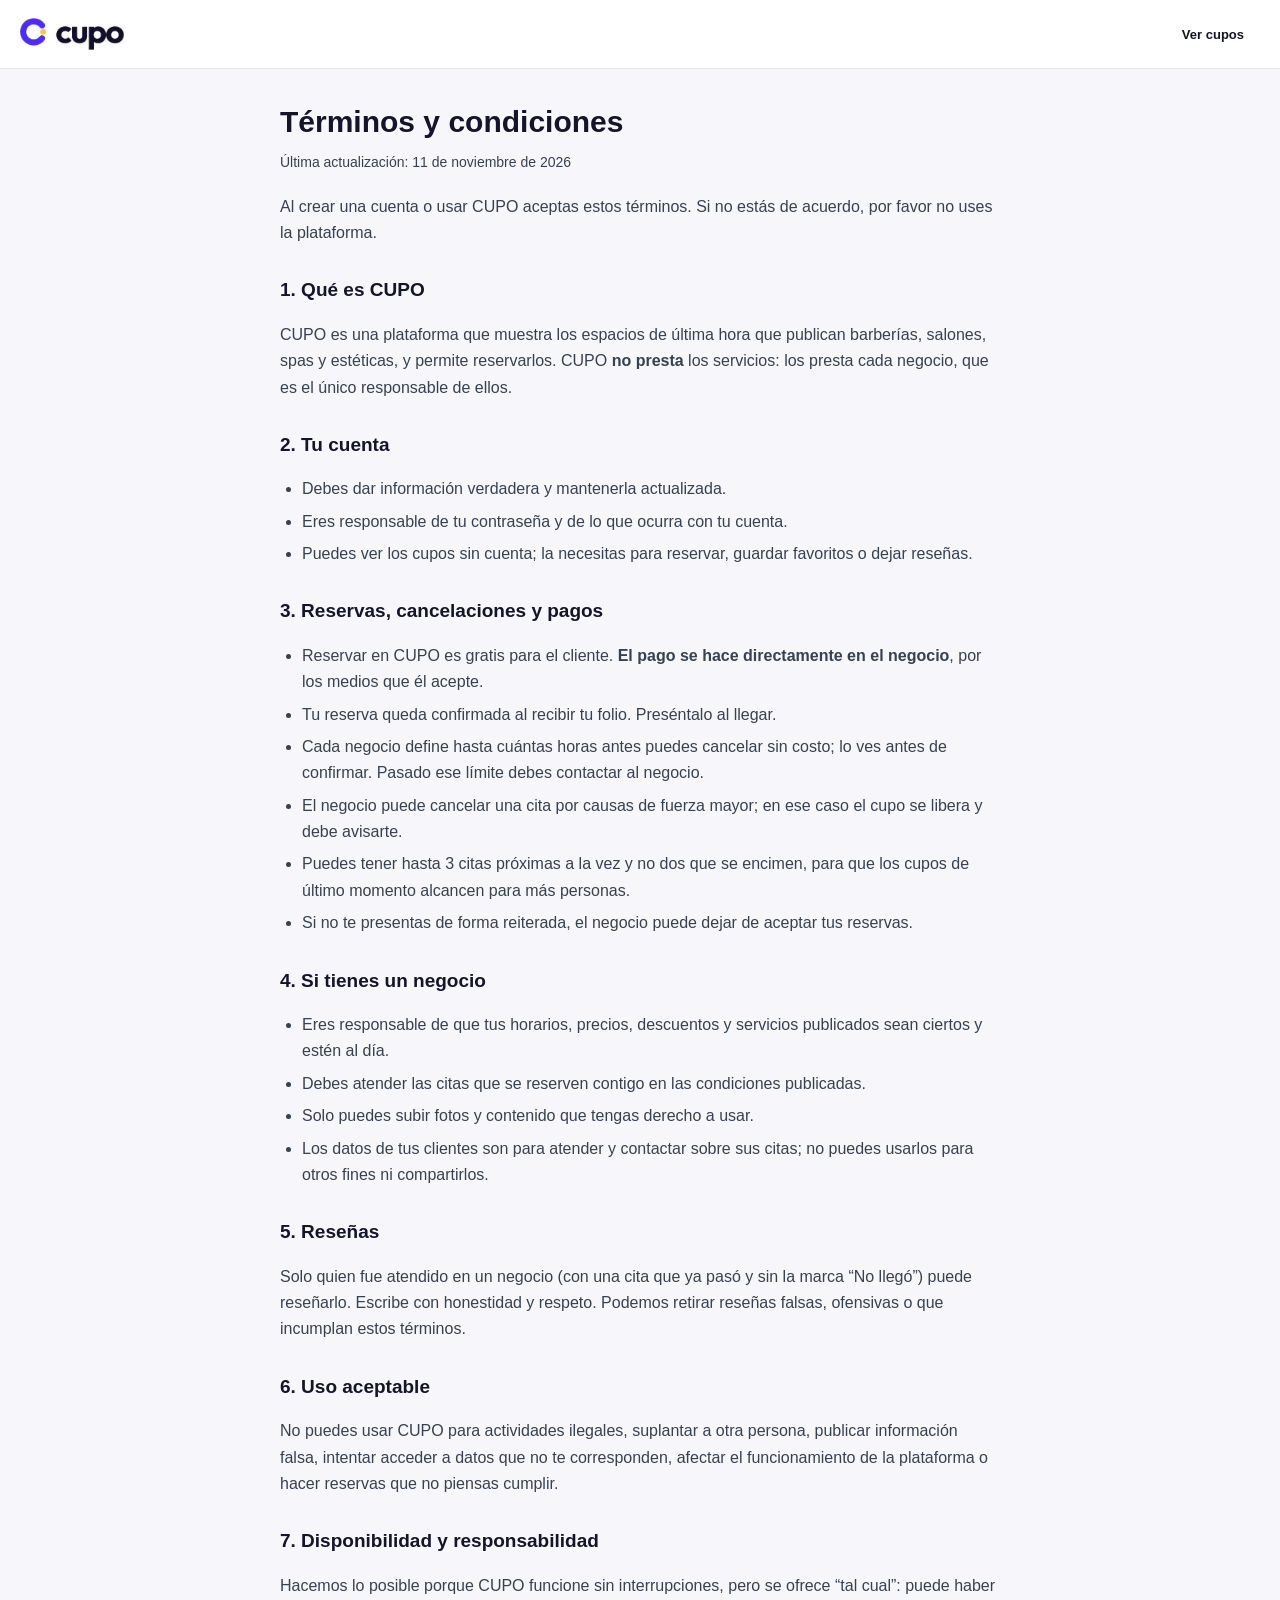
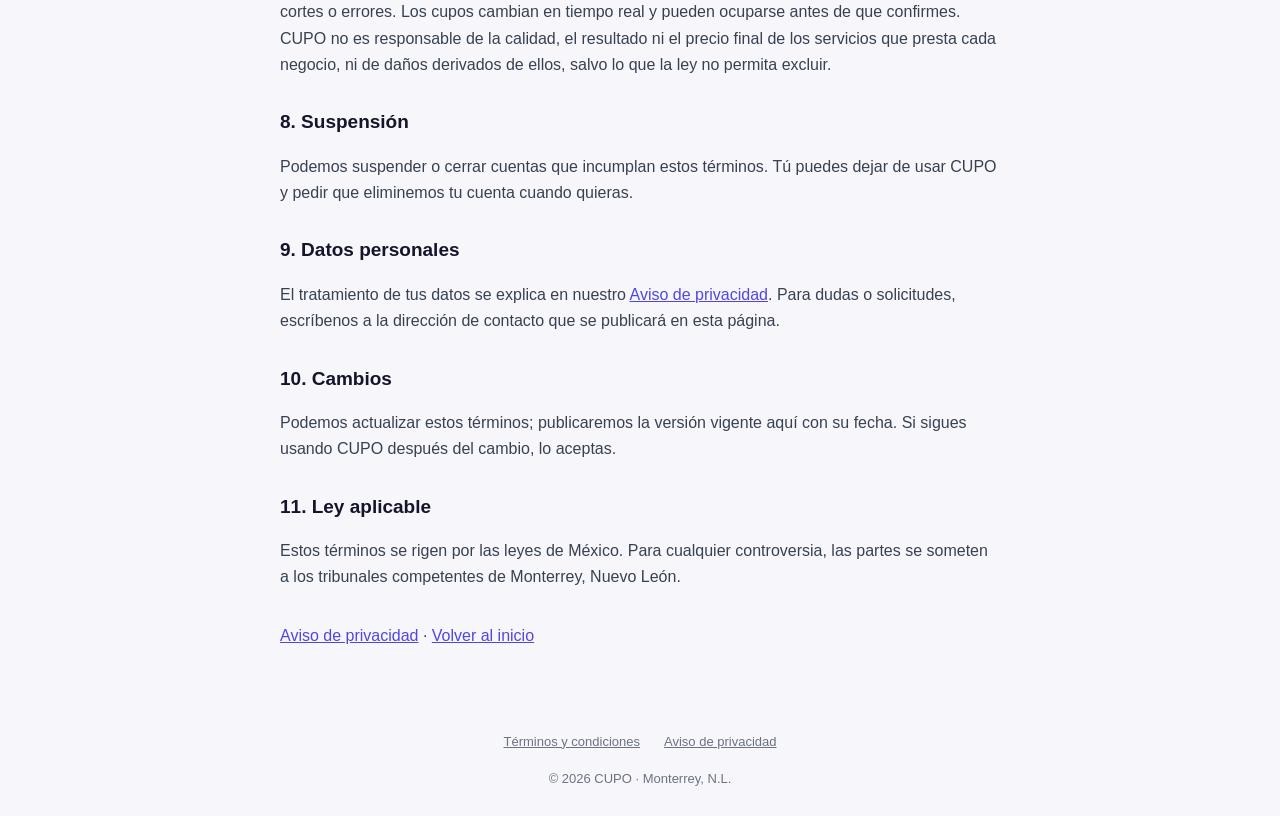
<file: terminos.html>
<!DOCTYPE html>
<html lang="es">
<head>
<meta charset="UTF-8">
<meta name="viewport" content="width=device-width, initial-scale=1.0">
<title>CUPO — Términos y condiciones</title>
<meta name="description" content="Las reglas de uso de CUPO para clientes y negocios: reservas, cancelaciones, pagos, reseñas y responsabilidades.">
<meta name="theme-color" content="#4F46E5">
<link rel="canonical" href="https://mycupo.com/terminos.html">
<link rel="icon" href="favicon.ico" sizes="any">
<link rel="icon" type="image/png" sizes="32x32" href="assets/favicon-32.png">
<link rel="stylesheet" href="css/styles.css">
</head>
<body>

<a class="skip-link" href="#main">Saltar al contenido</a>
<nav class="navbar">
  <a href="index.html" class="logo"><img class="logo-img" src="assets/logo.png" alt="CUPO" width="104" height="32"></a>
  <div class="nav-links">
    <a href="cliente.html" class="btn btn-ghost btn-sm">Ver cupos</a>
  </div>
</nav>

<main class="legal" id="main" tabindex="-1">
  <h1>Términos y condiciones</h1>
  <p class="legal-date">Última actualización: 11 de noviembre de 2026</p>

  <p>Al crear una cuenta o usar CUPO aceptas estos términos. Si no estás de acuerdo, por favor no uses la plataforma.</p>

  <h2>1. Qué es CUPO</h2>
  <p>CUPO es una plataforma que muestra los espacios de última hora que publican barberías, salones, spas y estéticas, y permite reservarlos. CUPO <strong>no presta</strong> los servicios: los presta cada negocio, que es el único responsable de ellos.</p>

  <h2>2. Tu cuenta</h2>
  <ul>
    <li>Debes dar información verdadera y mantenerla actualizada.</li>
    <li>Eres responsable de tu contraseña y de lo que ocurra con tu cuenta.</li>
    <li>Puedes ver los cupos sin cuenta; la necesitas para reservar, guardar favoritos o dejar reseñas.</li>
  </ul>

  <h2>3. Reservas, cancelaciones y pagos</h2>
  <ul>
    <li>Reservar en CUPO es gratis para el cliente. <strong>El pago se hace directamente en el negocio</strong>, por los medios que él acepte.</li>
    <li>Tu reserva queda confirmada al recibir tu folio. Preséntalo al llegar.</li>
    <li>Cada negocio define hasta cuántas horas antes puedes cancelar sin costo; lo ves antes de confirmar. Pasado ese límite debes contactar al negocio.</li>
    <li>El negocio puede cancelar una cita por causas de fuerza mayor; en ese caso el cupo se libera y debe avisarte.</li>
    <li>Puedes tener hasta 3 citas próximas a la vez y no dos que se encimen, para que los cupos de último momento alcancen para más personas.</li>
    <li>Si no te presentas de forma reiterada, el negocio puede dejar de aceptar tus reservas.</li>
  </ul>

  <h2>4. Si tienes un negocio</h2>
  <ul>
    <li>Eres responsable de que tus horarios, precios, descuentos y servicios publicados sean ciertos y estén al día.</li>
    <li>Debes atender las citas que se reserven contigo en las condiciones publicadas.</li>
    <li>Solo puedes subir fotos y contenido que tengas derecho a usar.</li>
    <li>Los datos de tus clientes son para atender y contactar sobre sus citas; no puedes usarlos para otros fines ni compartirlos.</li>
  </ul>

  <h2>5. Reseñas</h2>
  <p>Solo quien fue atendido en un negocio (con una cita que ya pasó y sin la marca “No llegó”) puede reseñarlo. Escribe con honestidad y respeto. Podemos retirar reseñas falsas, ofensivas o que incumplan estos términos.</p>

  <h2>6. Uso aceptable</h2>
  <p>No puedes usar CUPO para actividades ilegales, suplantar a otra persona, publicar información falsa, intentar acceder a datos que no te corresponden, afectar el funcionamiento de la plataforma o hacer reservas que no piensas cumplir.</p>

  <h2>7. Disponibilidad y responsabilidad</h2>
  <p>Hacemos lo posible porque CUPO funcione sin interrupciones, pero se ofrece “tal cual”: puede haber cortes o errores. Los cupos cambian en tiempo real y pueden ocuparse antes de que confirmes. CUPO no es responsable de la calidad, el resultado ni el precio final de los servicios que presta cada negocio, ni de daños derivados de ellos, salvo lo que la ley no permita excluir.</p>

  <h2>8. Suspensión</h2>
  <p>Podemos suspender o cerrar cuentas que incumplan estos términos. Tú puedes dejar de usar CUPO y pedir que eliminemos tu cuenta cuando quieras.</p>

  <h2>9. Datos personales</h2>
  <p>El tratamiento de tus datos se explica en nuestro <a href="privacidad.html">Aviso de privacidad</a>. Para dudas o solicitudes, escríbenos a <span data-contact-email>la dirección de contacto que se publicará en esta página</span>.</p>

  <h2>10. Cambios</h2>
  <p>Podemos actualizar estos términos; publicaremos la versión vigente aquí con su fecha. Si sigues usando CUPO después del cambio, lo aceptas.</p>

  <h2>11. Ley aplicable</h2>
  <p>Estos términos se rigen por las leyes de México. Para cualquier controversia, las partes se someten a los tribunales competentes de Monterrey, Nuevo León.</p>

  <p class="legal-links"><a href="privacidad.html">Aviso de privacidad</a> · <a href="index.html">Volver al inicio</a></p>
</main>

<footer>
  <div class="footer-links"><a href="terminos.html">Términos y condiciones</a><a href="privacidad.html">Aviso de privacidad</a></div>
  &copy; 2026 CUPO · Monterrey, N.L.
</footer>
<script src="js/site-config.js"></script>
<script>
  (function () {
    var email = window.SITE_CONFIG && window.SITE_CONFIG.contactEmail;
    if (!email) return;
    document.querySelectorAll("[data-contact-email]").forEach(function (el) {
      var a = document.createElement("a");
      a.href = "mailto:" + email;
      a.textContent = email;
      el.replaceWith(a);
    });
  })();
</script>
</body>
</html>
</file>
<file: css/styles.css>
:root {
  --indigo: #4F46E5;
  --indigo-dark: #3730A3;
  --indigo-light: #EEF0FF;
  --navy: #14142B;
  --gray: #6B7280;
  --gray-light: #E5E7EB;
  --bg: #F7F7FB;
  --white: #FFFFFF;
  --green: #16A34A;
  --red: #DC2626;
  --amber: #B45309;
  --amber-bg: #FEF3C7;
  --radius: 14px;
  --shadow: 0 4px 20px rgba(20, 20, 43, 0.06);
}

* { box-sizing: border-box; }

/* El atributo hidden debe ganar siempre, incluso sobre elementos cuya
   clase les pone display:flex/grid (ej. .modal-actions, .favorites-banner)
   — si no, [hidden] queda sin efecto porque la regla de la clase le gana
   en especificidad al display:none que el navegador aplica por defecto. */
[hidden] { display: none !important; }

/* Estado de carga: atenúa el contenido mientras se vuelve a pedir, sin
   borrarlo ni meter un spinner que salte encima — igual de sutil que el
   "pull to refresh" de apps como Booksy. */
.loading { opacity: 0.5; pointer-events: none; transition: opacity 0.15s ease; }

/* Tarjeta señalada por un link compartido (?negocio=ID) — un resplandor que
   se apaga solo, para que el ojo la encuentre sin tener que marcar nada
   permanente. */
.biz-card.highlight { box-shadow: 0 0 0 3px var(--indigo), var(--shadow); transition: box-shadow 2s ease; }

html, body {
  margin: 0;
  padding: 0;
  background: var(--bg);
  color: var(--navy);
  font-family: -apple-system, BlinkMacSystemFont, "Segoe UI", Roboto, Helvetica, Arial, sans-serif;
}

a { color: inherit; text-decoration: none; }

button {
  font-family: inherit;
  cursor: pointer;
  border: none;
}

.container {
  max-width: 1080px;
  margin: 0 auto;
  padding: 0 20px;
}

/* NAV */
.navbar {
  display: flex;
  align-items: center;
  justify-content: space-between;
  padding: 18px 20px;
  background: var(--white);
  border-bottom: 1px solid var(--gray-light);
  position: sticky;
  top: 0;
  z-index: 50;
}

.logo {
  display: flex;
  align-items: center;
  gap: 8px;
  font-weight: 800;
  font-size: 22px;
  letter-spacing: -0.5px;
}

.logo-badge {
  width: 32px;
  height: 32px;
  border-radius: 50%;
  background: var(--indigo);
  color: var(--white);
  display: flex;
  align-items: center;
  justify-content: center;
  font-size: 14px;
  font-weight: 700;
}

.nav-links {
  display: flex;
  align-items: center;
  gap: 14px;
}

/* BUTTONS */
.btn {
  display: inline-flex;
  align-items: center;
  justify-content: center;
  gap: 8px;
  padding: 12px 22px;
  border-radius: 999px;
  font-weight: 700;
  font-size: 15px;
  transition: transform 0.12s ease, opacity 0.12s ease;
}
.btn:active { transform: scale(0.97); }

.btn-primary {
  background: var(--indigo);
  color: var(--white);
}
.btn-primary:hover { background: var(--indigo-dark); }

.btn-outline {
  background: var(--white);
  color: var(--indigo);
  border: 1.5px solid var(--indigo);
}
.btn-outline:hover { background: var(--indigo-light); }

.btn-ghost {
  background: transparent;
  color: var(--navy);
}

.btn-sm { padding: 8px 16px; font-size: 13px; }
.btn-block { width: 100%; }
.btn:disabled { opacity: 0.5; cursor: not-allowed; }

/* HERO */
.hero {
  padding: 72px 20px 56px;
  text-align: center;
}

.eyebrow {
  color: var(--indigo);
  font-weight: 800;
  letter-spacing: 1.5px;
  font-size: 13px;
  text-transform: uppercase;
  margin-bottom: 14px;
}

.hero h1 {
  font-size: clamp(32px, 5vw, 54px);
  font-weight: 800;
  letter-spacing: -1.5px;
  line-height: 1.08;
  margin: 0 0 18px;
}

.hero h1 span { color: var(--indigo); }

.hero p {
  font-size: 18px;
  color: var(--gray);
  max-width: 560px;
  margin: 0 auto 32px;
  line-height: 1.5;
}

.hero-actions {
  display: flex;
  gap: 14px;
  justify-content: center;
  flex-wrap: wrap;
}

/* "Screenshot flotante" del panel real, como mockup de navegador — le da al
   landing algo que mostrar en vez de solo texto. */
.hero-shot {
  max-width: 920px;
  margin: 48px auto 0;
  border-radius: 16px;
  overflow: hidden;
  box-shadow: 0 30px 60px -20px rgba(20, 20, 43, 0.25), 0 10px 24px rgba(20, 20, 43, 0.08);
  border: 1px solid var(--gray-light);
  text-align: left;
}
.hero-shot-bar {
  display: flex;
  gap: 6px;
  padding: 12px 16px;
  background: #EDEDF2;
}
.hero-shot-bar span {
  width: 10px;
  height: 10px;
  border-radius: 50%;
  background: #D1D1D8;
}
.hero-shot img {
  display: block;
  width: 100%;
  height: auto;
}

/* SECTIONS */
.section {
  padding: 56px 20px;
}

.section-title {
  font-size: 30px;
  font-weight: 800;
  letter-spacing: -0.5px;
  text-align: center;
  margin: 0 0 8px;
}

.section-sub {
  text-align: center;
  color: var(--gray);
  max-width: 520px;
  margin: 0 auto 40px;
}

.grid-3 {
  display: grid;
  grid-template-columns: repeat(3, 1fr);
  gap: 20px;
}

@media (max-width: 800px) {
  .grid-3 { grid-template-columns: 1fr; }
}

.card {
  background: var(--white);
  border-radius: var(--radius);
  box-shadow: var(--shadow);
  padding: 28px 24px;
}

.card-icon {
  width: 46px;
  height: 46px;
  border-radius: 12px;
  background: var(--indigo-light);
  color: var(--indigo);
  display: flex;
  align-items: center;
  justify-content: center;
  font-size: 22px;
  margin-bottom: 16px;
}

.card h3 {
  font-size: 18px;
  margin: 0 0 8px;
}

.card p {
  color: var(--gray);
  font-size: 14.5px;
  line-height: 1.5;
  margin: 0;
}

/* AUDIENCE SPLIT */
.split {
  display: grid;
  grid-template-columns: 1fr 1fr;
  gap: 20px;
}
@media (max-width: 800px) { .split { grid-template-columns: 1fr; } }

.split-card {
  background: var(--white);
  border-radius: var(--radius);
  box-shadow: var(--shadow);
  padding: 32px;
  border-top: 4px solid var(--indigo);
}
.split-card h2, .split-card h3 {
  font-size: 22px;
  margin: 0 0 10px;
}
.split-card p {
  color: var(--gray);
  margin: 0 0 20px;
  line-height: 1.5;
}

footer {
  text-align: center;
  padding: 30px 20px;
  color: var(--gray);
  font-size: 13px;
}

/* AUTH */
.auth-wrap {
  min-height: calc(100vh - 68px);
  display: flex;
  align-items: center;
  justify-content: center;
  padding: 40px 16px;
}

.auth-card {
  background: var(--white);
  border-radius: var(--radius);
  box-shadow: var(--shadow);
  width: 100%;
  max-width: 440px;
  padding: 32px;
}

.auth-card h1 {
  font-size: 24px;
  margin: 0 0 4px;
  letter-spacing: -0.5px;
}

.auth-card .sub {
  color: var(--gray);
  font-size: 14px;
  margin: 0 0 24px;
}

.role-toggle {
  display: flex;
  background: var(--bg);
  border-radius: 999px;
  padding: 4px;
  margin-bottom: 24px;
}

.role-toggle button {
  flex: 1;
  padding: 10px;
  border-radius: 999px;
  background: transparent;
  font-weight: 700;
  font-size: 14px;
  color: var(--gray);
}

.role-toggle button.active {
  background: var(--indigo);
  color: var(--white);
}

.mode-toggle {
  display: flex;
  justify-content: center;
  gap: 6px;
  margin-top: 18px;
  font-size: 14px;
  color: var(--gray);
}
.mode-toggle button {
  background: none;
  color: var(--indigo);
  font-weight: 700;
}

.field {
  margin-bottom: 16px;
}

.field-row {
  display: flex;
  gap: 12px;
}
.field-row .field {
  flex: 1;
}

.phone-row {
  display: flex;
  flex-direction: column;
  gap: 8px;
}
.phone-row select {
  width: 100%;
  max-width: 100%;
}
.phone-row input {
  width: 100%;
}

.field label {
  display: block;
  font-size: 13px;
  font-weight: 700;
  margin-bottom: 6px;
  color: var(--navy);
}

.field input, .field select {
  width: 100%;
  padding: 12px 14px;
  border-radius: 10px;
  border: 1.5px solid var(--gray-light);
  font-size: 14.5px;
  background: var(--white);
  color: var(--navy);
}
.field input:focus, .field select:focus {
  outline: none;
  border-color: var(--indigo);
}

.form-panel { display: none; }
.form-panel.active { display: block; }

.btn-link-forgot {
  display: block;
  margin: 12px auto 0;
  background: none;
  color: var(--indigo);
  font-size: 13px;
  font-weight: 700;
}

.error-msg {
  background: #FEF2F2;
  color: var(--red);
  border-radius: 10px;
  padding: 10px 14px;
  font-size: 13.5px;
  margin-bottom: 16px;
  display: none;
}
.error-msg.show { display: block; }

/* DASHBOARD LAYOUT */
.dash-header {
  display: flex;
  align-items: center;
  justify-content: space-between;
  padding: 16px 20px;
  background: var(--white);
  border-bottom: 1px solid var(--gray-light);
  position: sticky;
  top: 0;
  z-index: 50;
}

.dash-user {
  display: flex;
  align-items: center;
  gap: 10px;
  font-size: 14px;
}

.avatar {
  width: 34px;
  height: 34px;
  border-radius: 50%;
  background: var(--indigo-light);
  color: var(--indigo-dark);
  display: flex;
  align-items: center;
  justify-content: center;
  font-weight: 800;
  font-size: 13px;
}

.dash-main {
  max-width: 1080px;
  margin: 0 auto;
  padding: 28px 20px 60px;
}

.dash-title {
  overflow-wrap: anywhere;
  font-size: 26px;
  font-weight: 800;
  letter-spacing: -0.5px;
  margin: 0 0 4px;
}
.dash-sub {
  color: var(--gray);
  margin: 0 0 24px;
  font-size: 14.5px;
}

.toolbar {
  display: flex;
  gap: 10px;
  flex-wrap: wrap;
  margin-bottom: 22px;
}
.toolbar[hidden] {
  display: none;
}

.chip {
  padding: 8px 16px;
  border-radius: 999px;
  background: var(--white);
  border: 1.5px solid var(--gray-light);
  font-size: 13.5px;
  font-weight: 600;
  color: var(--navy);
}
.chip.active {
  background: var(--indigo);
  border-color: var(--indigo);
  color: var(--white);
}

.area-tabs {
  display: flex;
  gap: 10px;
  flex-wrap: wrap;
  margin-bottom: 14px;
}

.area-tab {
  display: flex;
  align-items: center;
  gap: 8px;
  padding: 10px 18px;
  border-radius: 12px;
  background: var(--white);
  border: 1.5px solid var(--gray-light);
  font-weight: 700;
  font-size: 14.5px;
  color: var(--navy);
  position: relative;
}
.area-tab.active {
  border-color: var(--indigo);
  background: var(--indigo-light);
  color: var(--indigo-dark);
}
.area-tab.coming-soon {
  color: var(--gray);
  cursor: default;
}

.soon-badge {
  background: var(--navy);
  color: var(--white);
  font-size: 10px;
  font-weight: 800;
  padding: 3px 8px;
  border-radius: 999px;
  text-transform: uppercase;
  letter-spacing: 0.3px;
}

.coming-soon-panel {
  text-align: center;
  padding: 60px 20px;
  background: var(--white);
  border-radius: var(--radius);
  box-shadow: var(--shadow);
  color: var(--gray);
}
.coming-soon-panel .emoji {
  font-size: 34px;
  margin-bottom: 12px;
}
.coming-soon-panel h3 {
  color: var(--navy);
  margin: 0 0 6px;
  font-size: 19px;
}

.stat-row {
  display: grid;
  grid-template-columns: repeat(3, 1fr);
  gap: 14px;
  margin-bottom: 26px;
}
@media (max-width: 700px) { .stat-row { grid-template-columns: 1fr; } }

.stat-row.cols-4 { grid-template-columns: repeat(4, 1fr); }
@media (max-width: 900px) { .stat-row.cols-4 { grid-template-columns: repeat(2, 1fr); } }
@media (max-width: 480px) { .stat-row.cols-4 { grid-template-columns: 1fr; } }

.stat-card {
  background: var(--white);
  border-radius: var(--radius);
  box-shadow: var(--shadow);
  padding: 18px 20px;
}
.stat-card .num {
  font-size: 26px;
  font-weight: 800;
  color: var(--indigo);
}
.stat-card .lbl {
  font-size: 13px;
  color: var(--gray);
  font-weight: 600;
}
.stat-card .trend {
  font-size: 11.5px;
  font-weight: 700;
  color: var(--gray);
  margin-top: 6px;
  min-height: 14px;
}
.stat-card .trend.up { color: var(--green); }
.stat-card .trend.down { color: var(--red); }
.stat-card.warn .num { color: var(--red); }

.biz-card {
  background: var(--white);
  border-radius: var(--radius);
  box-shadow: var(--shadow);
  padding: 20px;
  margin-bottom: 16px;
  overflow: hidden;
}

/* En escritorio ancho, dos columnas tipo "masonry" (column-count en vez de
   grid) para que las tarjetas de altura distinta no dejen huecos feos entre
   filas — una sola columna angosta desperdiciaba la mitad de la pantalla. */
@media (min-width: 900px) {
  #businessList {
    column-count: 2;
    column-gap: 16px;
  }
  #businessList .biz-card {
    break-inside: avoid;
  }
  #businessList .empty-state {
    column-span: all;
  }
}

.biz-photo {
  height: 110px;
  margin: -20px -20px 16px;
  display: flex;
  align-items: center;
  justify-content: center;
}

.biz-photo .photo-icon {
  font-size: 38px;
  filter: drop-shadow(0 2px 6px rgba(0, 0, 0, 0.18));
}

.biz-head {
  display: flex;
  align-items: flex-start;
  justify-content: space-between;
  gap: 12px;
  margin-bottom: 14px;
}

.biz-name {
  line-height: 1.3;
  font-size: 17px;
  font-weight: 800;
  margin: 0 0 2px;
}

.biz-meta {
  overflow-wrap: anywhere;
  font-size: 13px;
  color: var(--gray);
  display: flex;
  gap: 10px;
  flex-wrap: wrap;
}

.badge {
  background: var(--indigo-light);
  color: var(--indigo-dark);
  font-size: 11.5px;
  font-weight: 700;
  padding: 4px 10px;
  border-radius: 999px;
  text-transform: uppercase;
  letter-spacing: 0.3px;
}

.urgency-badge {
  background: var(--amber-bg);
  color: var(--amber);
  font-size: 11.5px;
  font-weight: 800;
  padding: 4px 10px;
  border-radius: 999px;
  white-space: nowrap;
}

.slot-list {
  display: flex;
  gap: 10px;
  flex-wrap: wrap;
}

.slot {
  border: 1.5px solid var(--gray-light);
  border-radius: 10px;
  padding: 10px 14px;
  font-size: 13.5px;
  font-weight: 700;
  display: flex;
  flex-direction: column;
  align-items: center;
  gap: 4px;
  min-width: 84px;
  background: var(--white);
}

.slot .time { font-size: 14.5px; }
.slot .price { font-size: 12px; color: var(--gray); font-weight: 600; }

.slot.available {
  border-color: var(--indigo);
  cursor: pointer;
}
.slot.available:hover { background: var(--indigo-light); }

.slot.booked {
  background: var(--bg);
  color: var(--gray);
  cursor: default;
}

.slot.mine {
  background: var(--indigo);
  color: var(--white);
  border-color: var(--indigo);
}
.slot.mine .price { color: rgba(255, 255, 255, 0.85); }
.slot.warn { border-style: dashed; border-color: var(--amber); color: var(--amber); }

.empty-state {
  text-align: center;
  padding: 30px 20px;
  color: var(--gray);
  background: var(--white);
  border: 1.5px dashed var(--gray-light);
  border-radius: var(--radius);
  font-size: 14px;
}

/* MODAL */
.modal-overlay {
  position: fixed;
  inset: 0;
  background: rgba(20, 20, 43, 0.5);
  display: none;
  align-items: center;
  justify-content: center;
  z-index: 100;
  padding: 20px;
}
.modal-overlay.show { display: flex; }

.modal {
  background: var(--white);
  border-radius: var(--radius);
  padding: 28px;
  max-width: 400px;
  width: 100%;
  max-height: 85vh;
  display: flex;
  flex-direction: column;
}
.modal h3 {
  margin: 0 0 6px;
  font-size: 19px;
}
.modal p {
  color: var(--gray);
  font-size: 14.5px;
  margin: 0 0 20px;
  line-height: 1.5;
}
.modal-header {
  display: flex;
  align-items: flex-start;
  justify-content: space-between;
  gap: 12px;
  flex-shrink: 0;
}
.modal-header { margin-bottom: 12px; }
.modal-header h3 { margin: 0; }
.modal-close {
  background: none;
  border: none;
  font-size: 22px;
  line-height: 1;
  color: var(--gray);
  cursor: pointer;
  padding: 0;
  flex-shrink: 0;
}
.modal-close:hover { color: var(--navy); }
.modal-body {
  overflow-y: auto;
  flex: 1 1 auto;
  min-height: 0;
}
.modal-actions {
  display: flex;
  gap: 10px;
  flex-shrink: 0;
  margin-top: 16px;
}

.toast {
  position: fixed;
  bottom: 24px;
  left: 50%;
  transform: translateX(-50%) translateY(20px);
  background: var(--navy);
  color: var(--white);
  padding: 14px 22px;
  border-radius: 22px;
  font-size: 14px;
  font-weight: 600;
  opacity: 0;
  transition: all 0.25s ease;
  z-index: 200;
  pointer-events: none;
  /* max-content + tope: un aviso corto queda en una línea y uno largo se
     parte en vez de salirse de la pantalla en celular. */
  width: max-content;
  max-width: calc(100vw - 32px);
  text-align: center;
  line-height: 1.4;
}
.toast.show {
  opacity: 1;
  transform: translateX(-50%) translateY(0);
}

.add-slot-row {
  display: flex;
  gap: 10px;
  align-items: flex-end;
  flex-wrap: wrap;
  margin-top: 14px;
  padding-top: 14px;
  border-top: 1px dashed var(--gray-light);
}
.add-slot-row .field { margin-bottom: 0; flex: 1; min-width: 110px; }
/* Select de Servicio/Estilista necesita más espacio que un input numérico
   (Hora, Duración, Precio, Descuento) — si no, el texto se corta en
   pantallas anchas donde la fila completa de 7 campos + botón se aprieta. */
.add-slot-row .field:has(select) { min-width: 150px; }

.reservation-row {
  display: flex;
  align-items: center;
  justify-content: space-between;
  padding: 12px 0;
  border-bottom: 1px solid var(--gray-light);
  font-size: 14px;
  gap: 10px;
}
.reservation-row:last-child { border-bottom: none; }
.reservation-row .res-info { display: flex; flex-direction: column; gap: 2px; }
.reservation-row .res-price { display: flex; align-items: center; gap: 10px; }

.search-row {
  display: flex;
  gap: 10px;
  flex-wrap: wrap;
  margin-bottom: 16px;
}

.filters-toggle { display: none; flex-shrink: 0; }

/* En celular hay demasiado "chrome" antes del primer cupo (buscador, 2
   botones, 2 selects, chips de categoría) — se esconden los filtros
   secundarios detrás de un botón, dejando el buscador siempre visible. En
   escritorio no cambia nada: el botón ni se muestra y el panel va abierto. */
@media (max-width: 700px) {
  .filters-toggle { display: inline-flex; }
  .more-filters { display: none; }
  .more-filters.show { display: block; }
}
.search-input {
  flex: 1;
  min-width: 200px;
  padding: 11px 16px;
  border-radius: 999px;
  border: 1.5px solid var(--gray-light);
  font-size: 14px;
  font-family: inherit;
  background: var(--white);
  color: var(--navy);
}
.search-input:focus { outline: none; border-color: var(--indigo); }

.distance-pill {
  color: var(--indigo-dark);
  font-weight: 700;
}

.btn-link-danger {
  color: var(--red);
  font-weight: 700;
  font-size: 13px;
  background: none;
  border: none;
  padding: 4px 0;
}

/* VENTAS DASHBOARD */
.period-tabs {
  display: inline-flex;
  background: var(--bg);
  border-radius: 999px;
  padding: 4px;
  gap: 2px;
  margin-bottom: 22px;
}
.period-tabs button {
  padding: 9px 16px;
  border-radius: 999px;
  background: transparent;
  font-weight: 700;
  font-size: 13.5px;
  color: var(--gray);
}
.period-tabs button.active {
  background: var(--indigo);
  color: var(--white);
}

.chart-card {
  background: var(--white);
  border-radius: var(--radius);
  box-shadow: var(--shadow);
  padding: 20px;
  margin-bottom: 16px;
}
.chart-card h3 {
  font-size: 15.5px;
  margin: 0 0 16px;
}
.chart-card .chart-sub {
  color: var(--gray);
  font-size: 12.5px;
  margin: -12px 0 16px;
}

.bar-row {
  display: flex;
  align-items: center;
  gap: 12px;
  margin-bottom: 10px;
}
.bar-row:last-child { margin-bottom: 0; }
.bar-row .bar-label {
  width: 86px;
  flex-shrink: 0;
  font-size: 12.5px;
  font-weight: 600;
  color: var(--gray);
  text-align: right;
  line-height: 1.3;
}
.bar-row .bar-track {
  flex: 1;
  height: 12px;
  background: var(--bg);
  border-radius: 999px;
  overflow: hidden;
}
.bar-row .bar-fill {
  height: 100%;
  background: var(--indigo);
  border-radius: 999px;
  transition: width 0.3s ease;
}
.bar-row .bar-value {
  width: 74px;
  flex-shrink: 0;
  font-size: 12.5px;
  font-weight: 700;
  color: var(--navy);
}

.mini-stat-row {
  display: flex;
  gap: 24px;
  flex-wrap: wrap;
}
.mini-stat {
  display: flex;
  flex-direction: column;
  gap: 2px;
}
.mini-stat strong {
  font-size: 20px;
  font-weight: 800;
  color: var(--indigo-dark);
}
.mini-stat span {
  font-size: 12px;
  color: var(--gray);
  font-weight: 600;
}

.rank-row {
  display: flex;
  align-items: center;
  justify-content: space-between;
  gap: 10px;
  padding: 10px 0;
  border-bottom: 1px solid var(--gray-light);
}
.rank-row:last-child { border-bottom: none; }
.rank-row .rank-name {
  font-size: 14px;
  font-weight: 700;
}
.rank-row .rank-count {
  color: var(--gray);
  font-size: 12.5px;
  font-weight: 600;
}
.rank-row .rank-amount {
  color: var(--indigo);
  font-weight: 800;
  font-size: 14px;
}

.sale-row {
  display: flex;
  align-items: center;
  justify-content: space-between;
  gap: 10px;
  padding: 11px 0;
  border-bottom: 1px solid var(--gray-light);
  font-size: 13.5px;
}
.sale-row:last-child { border-bottom: none; }
.sale-row .sale-info { display: flex; flex-direction: column; gap: 2px; }
.sale-row .sale-service { font-weight: 700; }
.sale-row .sale-meta { color: var(--gray); font-size: 12px; }
.sale-row .sale-amount { font-weight: 800; }
.sale-row.cancelada .sale-service, .sale-row.cancelada .sale-amount { text-decoration: line-through; text-decoration-thickness: 1px; }
.sale-row.cancelada .sale-meta { color: #4B5563; }
.sale-row .sale-badge {
  font-size: 10.5px;
  font-weight: 800;
  text-transform: uppercase;
  letter-spacing: 0.3px;
  padding: 3px 8px;
  border-radius: 999px;
  background: #FEF2F2;
  color: var(--red);
}

/* DAY TABS / FILTERS (HU-09, HU-10) */
.day-tabs {
  display: flex;
  gap: 8px;
  flex-wrap: wrap;
  margin-bottom: 14px;
  overflow-x: auto;
}
.day-tab {
  padding: 8px 14px;
  border-radius: 999px;
  background: var(--white);
  border: 1.5px solid var(--gray-light);
  font-size: 13px;
  font-weight: 700;
  color: var(--navy);
  white-space: nowrap;
}
.day-tab.active {
  background: var(--indigo);
  border-color: var(--indigo);
  color: var(--white);
}

.filter-select {
  padding: 11px 14px;
  border-radius: 999px;
  border: 1.5px solid var(--gray-light);
  font-size: 13.5px;
  font-family: inherit;
  background: var(--white);
  color: var(--navy);
}
.filter-select:focus { outline: none; border-color: var(--indigo); }

/* FAVORITES (HU-11) */
.favorites-banner {
  display: flex;
  align-items: center;
  justify-content: space-between;
  gap: 12px;
  background: var(--indigo-light);
  color: var(--indigo-dark);
  border-radius: var(--radius);
  padding: 14px 18px;
  margin-bottom: 18px;
  font-size: 14px;
  font-weight: 600;
}

.fav-toggle {
  background: var(--white);
  border: 1.5px solid var(--gray-light);
  border-radius: 999px;
  width: 36px;
  height: 36px;
  font-size: 16px;
  display: flex;
  align-items: center;
  justify-content: center;
  color: var(--gray);
  flex-shrink: 0;
}
.fav-toggle.active {
  border-color: var(--red);
  color: var(--red);
  background: #FEF2F2;
}

/* POLICY NOTE / DISCOUNTS (HU-13, HU-16) */
.policy-note {
  background: var(--bg);
  border-radius: 10px;
  padding: 10px 14px;
  font-size: 13px;
  color: var(--gray);
  margin: 0 0 16px;
  line-height: 1.5;
}

.discount-badge {
  background: #FEF2F2;
  color: #B91C1C;
  font-size: 10.5px;
  font-weight: 800;
  padding: 2px 7px;
  border-radius: 999px;
  margin-left: 4px;
}

/* PHOTO GALLERY / SERVICES CATALOG / REVIEWS (HU-02, HU-06) */
.photo-gallery {
  display: grid;
  grid-template-columns: repeat(3, 1fr);
  gap: 6px;
  margin: -20px -20px 16px;
  height: 110px;
  overflow: hidden;
}
.photo-gallery img {
  width: 100%;
  height: 100%;
  object-fit: cover;
}

.catalog-details {
  margin-top: 14px;
  padding-top: 14px;
  border-top: 1px dashed var(--gray-light);
}
.catalog-details summary {
  cursor: pointer;
  font-size: 13.5px;
  font-weight: 700;
  color: var(--indigo-dark);
}
.catalog-row {
  display: flex;
  align-items: center;
  justify-content: space-between;
  padding: 8px 0;
  border-bottom: 1px solid var(--gray-light);
  font-size: 13.5px;
}
.catalog-row:last-child { border-bottom: none; }

.review-row {
  padding: 10px 0;
  border-bottom: 1px solid var(--gray-light);
  font-size: 13.5px;
}
.review-row:last-child { border-bottom: none; }
.review-row .review-stars { color: var(--indigo); font-size: 12.5px; }
.review-author {
  color: var(--gray);
  font-size: 12px;
  display: block;
  margin-top: 2px;
}

.star-picker {
  display: flex;
  gap: 8px;
  margin-bottom: 18px;
  font-size: 28px;
}
.star-picker button {
  background: none;
  color: var(--gray-light);
}
.star-picker button.active {
  color: var(--indigo);
}

.field textarea {
  width: 100%;
  padding: 12px 14px;
  border-radius: 10px;
  border: 1.5px solid var(--gray-light);
  font-size: 14.5px;
  font-family: inherit;
  background: var(--white);
  color: var(--navy);
  resize: vertical;
}
.field-hint {
  display: block;
  font-size: 12px;
  color: var(--gray);
  margin-top: 4px;
}

.review-photo {
  width: 72px;
  height: 72px;
  object-fit: cover;
  border-radius: 8px;
  margin-top: 6px;
  display: block;
}

.field textarea:focus {
  outline: none;
  border-color: var(--indigo);
}

/* NEGOCIO: editable rows (catálogo de servicios, personal) */
.edit-row {
  display: flex;
  gap: 8px;
  align-items: center;
  margin-bottom: 8px;
}
.edit-row input {
  flex: 1;
  padding: 10px 12px;
  border-radius: 10px;
  border: 1.5px solid var(--gray-light);
  font-size: 13.5px;
  font-family: inherit;
  background: var(--white);
  color: var(--navy);
}
.edit-row input:focus { outline: none; border-color: var(--indigo); }
.edit-row input.svc-price { flex: 0 0 90px; }
.edit-row .remove-row {
  flex-shrink: 0;
  font-size: 16px;
  padding: 4px 8px;
}

/* ── AGENDA DEL NEGOCIO: calendario + panel del día ─────────────────────── */
.agenda-grid {
  display: grid;
  grid-template-columns: minmax(0, 1fr);
  gap: 16px;
  align-items: start;
}
@media (min-width: 900px) {
  .agenda-grid { grid-template-columns: minmax(0, 1.2fr) minmax(0, 1fr); }
}
.agenda-grid .biz-card { margin-bottom: 0; }

.cal-head {
  display: flex;
  align-items: center;
  gap: 8px;
  margin-bottom: 14px;
}
.cal-title {
  flex: 1;
  margin: 0;
  font-size: 17px;
  font-weight: 800;
  text-align: center;
}
.cal-nav {
  width: 34px;
  height: 34px;
  border-radius: 50%;
  background: var(--bg);
  color: var(--navy);
  font-size: 20px;
  font-weight: 700;
  line-height: 1;
  flex-shrink: 0;
}
.cal-nav:hover { background: var(--indigo-light); }

.cal-weekdays, .cal-grid {
  display: grid;
  grid-template-columns: repeat(7, minmax(0, 1fr));
  gap: 4px;
}
.cal-weekdays span {
  text-align: center;
  font-size: 11.5px;
  font-weight: 700;
  color: var(--gray);
  padding-bottom: 6px;
}

.cal-day {
  min-height: 72px;
  border-radius: 10px;
  border: 1.5px solid transparent;
  background: var(--bg);
  padding: 5px 4px;
  display: flex;
  flex-direction: column;
  align-items: stretch;
  gap: 3px;
  text-align: left;
  color: var(--navy);
  overflow: hidden;
}
.cal-day:hover { border-color: var(--gray-light); }
.cal-day.blank { background: transparent; pointer-events: none; }
.cal-day.past { color: var(--gray); }
.cal-day.past .cal-tag.booked { background: var(--indigo-light); color: var(--indigo-dark); }
.cal-day.past .cal-tag.free { background: #F0FDF4; }
/* Rayado = día que no se trabaja según el horario semanal. */
.cal-day.off {
  background: repeating-linear-gradient(135deg, var(--bg), var(--bg) 6px, #EBEBF2 6px, #EBEBF2 12px);
}
.cal-day.closed { background: #FEF2F2; }
.cal-day.selected {
  border-color: var(--indigo);
  box-shadow: 0 0 0 3px var(--indigo-light);
}
.cal-num {
  width: 24px;
  height: 24px;
  border-radius: 50%;
  display: flex;
  align-items: center;
  justify-content: center;
  font-size: 13px;
  font-weight: 800;
}
.cal-day.today .cal-num { background: var(--indigo); color: var(--white); }

.cal-tag {
  font-size: 10.5px;
  font-weight: 700;
  line-height: 1.5;
  border-radius: 6px;
  padding: 0 5px;
  white-space: nowrap;
  overflow: hidden;
  text-overflow: ellipsis;
}
.cal-tag b { font-weight: 800; }
.cal-tag i { font-style: normal; }
.cal-tag .cal-icon { display: none; }
.cal-tag.booked { background: var(--indigo); color: var(--white); }
.cal-tag.free { background: #DCFCE7; color: #166534; }
.cal-tag.closed { background: var(--red); color: var(--white); }
.cal-tag.absent { background: var(--amber-bg); color: var(--amber); }
.cal-tag.off, .cal-tag.planned { color: var(--gray); font-weight: 600; padding: 0 2px; }

/* En celular cada celda mide ~45px: se quedan solo los números (3 citas →
   "3") y los colores; el detalle completo está en el panel del día. */
@media (max-width: 560px) {
  .cal-card { padding: 14px 10px; }
  .cal-day { min-height: 58px; padding: 4px 2px; align-items: center; }
  .cal-tag { padding: 0 4px; min-width: 18px; text-align: center; }
  .cal-tag i { display: none; }
  .cal-tag .cal-icon { display: inline; }
  .cal-tag.off, .cal-tag.planned { display: none; }
}

.cal-legend {
  display: flex;
  flex-wrap: wrap;
  gap: 6px 14px;
  margin-top: 14px;
  font-size: 12px;
  font-weight: 600;
  color: var(--gray);
}
.cal-legend .dot {
  display: inline-block;
  width: 11px;
  height: 11px;
  border-radius: 3px;
  margin-right: 5px;
  vertical-align: -1px;
}
.cal-legend .dot.today { border-radius: 50%; background: var(--indigo); }
.cal-legend .dot.booked { background: var(--indigo); }
.cal-legend .dot.free { background: #86EFAC; }
.cal-legend .dot.closed { background: var(--red); }
.cal-legend .dot.off {
  background: repeating-linear-gradient(135deg, #F1F1F6, #F1F1F6 2px, #C9C9D6 2px, #C9C9D6 4px);
}

.day-head {
  display: flex;
  align-items: flex-start;
  justify-content: space-between;
  gap: 10px;
  margin-bottom: 12px;
}
.day-group {
  font-size: 11.5px;
  font-weight: 800;
  color: var(--gray);
  text-transform: uppercase;
  letter-spacing: 0.4px;
  margin: 14px 0 8px;
}
.day-group:first-child { margin-top: 0; }
.day-card .slot { cursor: pointer; }
.day-card .slot.mine:hover { background: var(--indigo-dark); }
.day-card .empty-state { padding: 18px 14px; font-size: 13px; }
.day-actions {
  display: flex;
  gap: 10px;
  flex-wrap: wrap;
  margin-top: 16px;
}
.day-notice {
  display: flex;
  align-items: center;
  justify-content: space-between;
  gap: 10px;
  background: var(--amber-bg);
  color: var(--amber);
  border-radius: 10px;
  padding: 10px 14px;
  font-size: 13px;
  font-weight: 600;
  line-height: 1.45;
  margin-bottom: 12px;
}
.day-notice.closed { background: #FEF2F2; color: var(--red); }
.day-notice.info { background: var(--bg); color: var(--gray); }
.day-notice button { flex-shrink: 0; }

.reservation-row.clickable { cursor: pointer; }
.reservation-row.clickable:hover { color: var(--indigo); }

.field input:disabled, .field select:disabled {
  background: var(--bg);
  color: var(--gray);
}

/* Agendar a mano (llamada o alguien que llegó sin reservar) */
.walkin-box {
  background: var(--indigo-light);
  border-radius: 10px;
  padding: 12px;
  margin-bottom: 16px;
}
.walkin-box label {
  display: block;
  font-size: 13px;
  font-weight: 700;
  color: var(--indigo-dark);
  margin-bottom: 8px;
}
.walkin-row { display: flex; gap: 8px; flex-wrap: wrap; }
.walkin-row input, .walkin-row select {
  flex: 1;
  min-width: 130px;
  padding: 9px 12px;
  border-radius: 10px;
  border: 1.5px solid var(--gray-light);
  font-size: 13.5px;
  font-family: inherit;
  background: var(--white);
  color: var(--navy);
}
.walkin-row input:focus, .walkin-row select:focus { outline: none; border-color: var(--indigo); }
/* El servicio va en su propio renglón: junto al nombre se cortaba el precio. */
.walkin-row select { flex-basis: 100%; }

/* ── HORARIO SEMANAL (editor) ───────────────────────────────────────────── */
.modal.modal-wide { max-width: 640px; }
.sched-warning {
  display: flex;
  flex-wrap: wrap;
  align-items: center;
  justify-content: space-between;
  gap: 10px;
  background: var(--amber-bg);
  color: var(--amber);
  border-radius: 10px;
  padding: 12px 14px;
  font-size: 13.5px;
  font-weight: 600;
  line-height: 1.45;
  margin-bottom: 14px;
}
.sched-card {
  border: 1.5px solid var(--gray-light);
  border-radius: 12px;
  padding: 14px;
  margin-bottom: 12px;
}
.sched-card-head {
  display: flex;
  align-items: flex-start;
  justify-content: space-between;
  gap: 10px;
  flex-wrap: wrap;
  margin-bottom: 12px;
  font-size: 15px;
}
.sched-card-head select, .sched-times select {
  padding: 7px 8px;
  border-radius: 8px;
  border: 1.5px solid var(--gray-light);
  font-size: 13px;
  font-family: inherit;
  background: var(--white);
  color: var(--navy);
}
.sched-label {
  display: block;
  font-size: 12px;
  font-weight: 700;
  color: var(--gray);
  margin-bottom: 6px;
}
.sched-services { display: flex; flex-wrap: wrap; gap: 6px; margin-bottom: 12px; }
.sched-chip {
  padding: 5px 11px;
  border-radius: 999px;
  border: 1.5px solid var(--gray-light);
  background: var(--white);
  font-size: 12.5px;
  font-weight: 600;
  color: var(--gray);
}
.sched-chip.active {
  background: var(--indigo-light);
  border-color: var(--indigo);
  color: var(--indigo-dark);
}
.sched-chip.active::before { content: "✓ "; }
.sched-rule {
  background: var(--bg);
  border: 1.5px solid transparent;
  border-radius: 10px;
  padding: 10px;
  margin-bottom: 8px;
}
.sched-rule.invalid { border-color: var(--red); }
.sched-rule.invalid .sched-rule-info { color: var(--red); font-weight: 700; }
.sched-days { display: flex; align-items: center; gap: 5px; margin-bottom: 8px; }
.sched-remove { margin-left: auto; font-size: 16px; padding: 4px 6px; flex-shrink: 0; }
.sched-day {
  width: 32px;
  height: 32px;
  border-radius: 50%;
  border: 1.5px solid var(--gray-light);
  background: var(--white);
  font-size: 12.5px;
  font-weight: 800;
  color: var(--gray);
}
.sched-day.active { background: var(--indigo); border-color: var(--indigo); color: var(--white); }
.sched-times {
  display: flex;
  flex-wrap: wrap;
  align-items: center;
  gap: 6px 8px;
  font-size: 13px;
  font-weight: 600;
  color: var(--gray);
}
.sched-rule-info { font-size: 12px; color: var(--gray); margin-top: 6px; }
.modal p.sched-empty { margin: 0 0 10px; }
.modal p.sched-total {
  margin: 10px 0 0;
  font-size: 13.5px;
  font-weight: 700;
  color: var(--navy);
}
.modal p.field-hint { font-size: 12px; margin: 0; }

/* En celular el editor de horario necesita cada pixel: 7 días en una fila. */
@media (max-width: 560px) {
  .modal-overlay { padding: 12px; }
  .modal { padding: 20px 18px; }
  .sched-card { padding: 12px 10px; }
  .sched-rule { padding: 10px 8px; }
  .sched-days { gap: 4px; }
  .sched-day { width: 28px; height: 28px; font-size: 12px; }
}

/* Tres números en una fila también en celular (panel del negocio): apilados
   empujaban el calendario una pantalla completa hacia abajo. */
@media (max-width: 700px) {
  .stat-row.compact { grid-template-columns: repeat(3, minmax(0, 1fr)); gap: 8px; margin-bottom: 18px; }
  .stat-row.compact .stat-card { padding: 12px 10px; }
  .stat-row.compact .stat-card .num { font-size: 21px; }
  .stat-row.compact .stat-card .lbl { font-size: 11.5px; line-height: 1.3; }
}

/* Un nombre largo de negocio/cliente ya no empuja "Salir" fuera de la pantalla:
   se corta con "…" usando solo el espacio que sobra junto al logo, el avatar y
   el botón (≈290px) — en celular angosto desaparece y queda el avatar. */
.dash-header { gap: 12px; }
.dash-user { min-width: 0; }
.dash-user > span {
  min-width: 0;
  max-width: clamp(0px, calc(100vw - 290px), 42vw);
  overflow: hidden;
  text-overflow: ellipsis;
  white-space: nowrap;
}

/* ───────────────────────── VENTAS: segunda versión ───────────────────────── */
.period-bar { display: flex; align-items: center; gap: 12px; flex-wrap: wrap; margin-bottom: 8px; }
.period-bar .period-tabs { margin-bottom: 0; max-width: 100%; overflow-x: auto; }
.period-tabs button { min-height: 40px; white-space: nowrap; }
.range-inputs { display: flex; gap: 10px; flex-wrap: wrap; font-size: 13px; font-weight: 600; color: var(--gray); }
.range-inputs label { display: inline-flex; align-items: center; gap: 6px; }
.range-inputs input {
  font: inherit; color: var(--navy); padding: 8px 10px; min-height: 40px;
  border: 1.5px solid var(--gray-light); border-radius: 10px; background: var(--white);
}
.period-caption { margin: 0 0 18px; color: var(--gray); font-size: 13px; font-weight: 600; }
.period-caption::first-letter { text-transform: uppercase; }

.attention-banner {
  display: flex; align-items: center; justify-content: space-between; gap: 12px; flex-wrap: wrap;
  background: var(--amber-bg); color: #78350F; border-radius: var(--radius);
  padding: 12px 16px; margin-bottom: 18px; font-size: 14px; font-weight: 600;
}

.stat-row.secondary { margin-top: -10px; }
.stat-row.secondary .stat-card .num { font-size: 22px; }
.stat-row.cols-4 .stat-card { min-width: 0; }
@media (max-width: 480px) {
  .stat-row.cols-4 { grid-template-columns: repeat(2, 1fr); gap: 10px; }
  .stat-card { padding: 14px 14px; }
  .stat-card .num { font-size: 22px; }
  .stat-row.secondary .stat-card .num { font-size: 20px; }
}

.how-calc { margin: -8px 0 18px; font-size: 13px; color: var(--gray); }
.how-calc summary { cursor: pointer; font-weight: 700; padding: 6px 0; }
.how-calc p { margin: 6px 0 0; line-height: 1.55; }

.two-col { display: grid; grid-template-columns: 1fr 1fr; gap: 16px; }
.two-col > .chart-card { min-width: 0; }
@media (max-width: 800px) { .two-col { grid-template-columns: 1fr; gap: 0; } }
.two-col .bar-row .bar-label { width: 70px; }

.muted-msg { color: var(--gray); font-size: 13.5px; }
.muted-msg a, .fill-tip a { color: var(--indigo); font-weight: 700; text-decoration: underline; }

.fill-card { border: 1.5px solid var(--indigo-light); }
.fill-days { margin-top: 12px; }
.fill-tip { margin: 14px 0 0; font-size: 12.5px; color: var(--gray); line-height: 1.5; }

.mix-bar { height: 12px; background: var(--indigo-light); border-radius: 999px; overflow: hidden; margin-top: 16px; }
.mix-fresh { height: 100%; background: var(--green); border-radius: 999px 0 0 999px; }
.mix-legend { display: flex; gap: 16px; margin-top: 8px; font-size: 12px; color: var(--gray); font-weight: 600; }
.mix-legend .dot { display: inline-block; width: 9px; height: 9px; border-radius: 50%; margin-right: 5px; }
.mix-legend .dot.fresh { background: var(--green); }
.mix-legend .dot.ret { background: var(--indigo-light); box-shadow: inset 0 0 0 1px #C7CAF5; }

.rank-row .rank-count a { color: var(--indigo); font-weight: 700; }

.hist-head { display: flex; align-items: center; justify-content: space-between; gap: 12px; flex-wrap: wrap; margin-bottom: 12px; }
.hist-controls { display: flex; gap: 10px; flex-wrap: wrap; margin-bottom: 12px; }
.hist-controls input, .hist-controls select {
  font: inherit; font-size: 14px; color: var(--navy); background: var(--white);
  border: 1.5px solid var(--gray-light); border-radius: 10px; padding: 0 12px; min-height: 44px;
}
.hist-controls input { flex: 1 1 220px; min-width: 0; }
.hist-controls select { flex: 0 1 220px; }

.hist-card { padding: 4px 18px; }
.sale-row { align-items: flex-start; }
.sale-row .sale-right { display: flex; flex-direction: column; align-items: flex-end; gap: 8px; flex-shrink: 0; }
.sale-row .sale-top { display: flex; align-items: center; gap: 10px; }
.sale-row .sale-actions { display: flex; gap: 6px; flex-wrap: wrap; justify-content: flex-end; }
.sale-row .sale-contact { display: flex; gap: 12px; margin-top: 2px; font-size: 12.5px; font-weight: 700; }
.sale-row .sale-contact a { color: var(--indigo); text-decoration: underline; padding: 6px 0; }
.sale-badge.upcoming { background: var(--indigo-light); color: var(--indigo-dark); }
.sale-badge.noshow { background: var(--amber-bg); color: #78350F; }
.sale-badge.cancel { background: #FEF2F2; color: #B91C1C; }

.att-btn {
  min-height: 36px; padding: 0 12px; border-radius: 999px; font-size: 12.5px; font-weight: 700;
  background: var(--white); border: 1.5px solid var(--gray-light); color: var(--navy);
}
.att-btn.ok { border-color: #86EFAC; color: #166534; background: #F0FDF4; }
.att-btn.no { border-color: #FCD34D; color: #78350F; background: #FFFBEB; }
.att-btn.undo { color: #166534; font-weight: 700; background: none; border-color: transparent; padding: 0 4px; min-height: 32px; }
.att-btn.undo.is-no { color: #78350F; }
.att-btn.undo span { color: var(--gray); font-weight: 600; text-decoration: underline; margin-left: 4px; }
.att-btn:disabled { opacity: 0.5; }
@media (max-width: 520px) {
  .sale-row { flex-direction: column; align-items: stretch; }
  .sale-row .sale-right { align-items: flex-start; }
  .sale-row .sale-actions { justify-content: flex-start; }
  .sale-row .sale-top { justify-content: space-between; width: 100%; }
}

/* ───────────────────────── AGENDA DEL DÍA ───────────────────────── */
.agenda-list { display: flex; flex-direction: column; gap: 8px; margin-bottom: 14px; }
.agenda-row {
  display: flex; align-items: center; justify-content: space-between; gap: 12px; flex-wrap: wrap;
  background: var(--white); border: 1.5px solid var(--gray-light); border-radius: 12px; padding: 8px 12px;
}
.agenda-row.noshow { border-color: #FCD34D; background: #FFFBEB; }
.agenda-main {
  display: flex; align-items: center; gap: 12px; flex: 1 1 220px; min-width: 0; min-height: 44px;
  background: none; text-align: left; padding: 0; color: inherit; font: inherit;
}
.agenda-time { font-weight: 800; color: var(--indigo-dark); min-width: 68px; font-size: 14px; }
.agenda-who { display: flex; flex-direction: column; gap: 2px; min-width: 0; font-size: 13px; color: var(--gray); }
.agenda-who strong { color: var(--navy); font-size: 14.5px; overflow-wrap: anywhere; }
.agenda-who em { font-style: normal; font-weight: 600; color: var(--gray); font-size: 12px; }
.agenda-side { display: flex; align-items: center; gap: 12px; flex-wrap: wrap; justify-content: flex-end; }
.agenda-side .sale-contact { display: flex; gap: 12px; font-size: 13px; font-weight: 700; }
.agenda-side .sale-contact a { color: var(--indigo); text-decoration: underline; padding: 12px 0; }
.agenda-status { display: inline-flex; gap: 6px; flex-wrap: wrap; }
.contact-row { display: flex; gap: 8px; flex-wrap: wrap; margin-bottom: 12px; }
.walkin-row input[type="tel"] { flex: 1 1 140px; min-width: 0; }
@media (max-width: 520px) {
  .agenda-side { justify-content: flex-start; width: 100%; }
}

/* ───────────────────────── CLIENTE: lo más pronto, Mis reservas ───────────────────────── */
.more-wrap { text-align: center; margin: 18px 0 4px; }
.day-tabs.muted .day-tab:not(.active) { color: #4B5563; background: var(--bg); }
.next-pill {
  display: inline-block; margin-top: 8px; padding: 4px 10px; border-radius: 999px;
  background: var(--indigo-light); color: var(--indigo-dark); font-size: 12px; font-weight: 700;
}
.next-pill.soon { background: #DCFCE7; color: #166534; }
.slot[role="button"]:focus-visible, .agenda-main:focus-visible, .att-btn:focus-visible { outline: 3px solid var(--indigo); outline-offset: 2px; }
.empty-state strong { display: block; color: var(--navy); margin-bottom: 4px; }
.empty-state p { margin: 0 0 12px; }

.res-heading { font-size: 15px; margin: 0 0 10px; color: var(--gray); text-transform: uppercase; letter-spacing: 0.4px; }
.res-card {
  display: block; background: var(--white); border-radius: var(--radius); box-shadow: var(--shadow);
  padding: 16px 18px; margin-bottom: 12px;
}
.res-card.past { opacity: 0.9; box-shadow: none; border: 1.5px solid var(--gray-light); }
.res-top { display: flex; justify-content: space-between; gap: 12px; }
.res-card .res-info { display: flex; flex-direction: column; gap: 3px; min-width: 0; }
.res-card .res-when { font-weight: 800; color: var(--indigo-dark); font-size: 14px; }
.res-card .res-title { font-weight: 800; font-size: 16px; overflow-wrap: anywhere; }
.res-card .res-sub { color: var(--gray); font-size: 13px; overflow-wrap: anywhere; }
.res-card .res-price { font-size: 16px; white-space: nowrap; }
.res-actions { display: flex; flex-wrap: wrap; gap: 8px; margin-top: 12px; align-items: center; }
.res-actions .btn, .res-actions .btn-link-danger { min-height: 40px; display: inline-flex; align-items: center; }
.res-note { margin: 10px 0 0; font-size: 12.5px; color: #78350F; background: var(--amber-bg); padding: 8px 12px; border-radius: 10px; }
.res-history { margin-top: 12px; }
.res-history summary { cursor: pointer; font-weight: 700; color: var(--gray); padding: 10px 0; min-height: 44px; }

/* ───────────────────────── Legales, footer, FAQ ───────────────────────── */
.legal { max-width: 760px; margin: 28px auto 40px; padding: 0 20px; line-height: 1.65; font-size: 16px; }
.legal h1 { font-size: 30px; margin: 0 0 4px; }
.legal h2 { font-size: 19px; margin: 28px 0 8px; }
.legal p, .legal li { color: #374151; }
.legal ul { padding-left: 22px; }
.legal li { margin-bottom: 6px; }
.legal a { color: var(--indigo); text-decoration: underline; }
.legal-date { color: var(--gray); font-size: 14px; margin: 0 0 20px; }
.legal-links { margin-top: 32px; }

footer .footer-links { display: flex; justify-content: center; gap: 20px; flex-wrap: wrap; margin-bottom: 8px; }
footer .footer-links a { color: var(--gray); text-decoration: underline; padding: 8px 2px; }
footer .footer-links a:hover { color: var(--indigo); }

.accept-row { display: flex; align-items: flex-start; gap: 10px; font-size: 13.5px; color: #374151; margin: 4px 0 14px; line-height: 1.45; }
.accept-row input { width: 20px; height: 20px; margin: 1px 0 0; flex-shrink: 0; accent-color: var(--indigo); }
.accept-row a { color: var(--indigo); text-decoration: underline; }

.faq { max-width: 760px; margin: 0 auto; }
.faq details { background: var(--white); border-radius: var(--radius); box-shadow: var(--shadow); margin-bottom: 10px; padding: 0 18px; }
.faq summary { cursor: pointer; font-weight: 700; padding: 16px 0; min-height: 48px; list-style-position: outside; }
.faq details[open] summary { color: var(--indigo-dark); }
.faq details p { margin: 0 0 16px; color: #374151; line-height: 1.6; }
.trust-row { display: grid; grid-template-columns: repeat(3, 1fr); gap: 14px; max-width: 900px; margin: 0 auto; }
.trust-item { background: var(--white); border-radius: var(--radius); box-shadow: var(--shadow); padding: 18px; text-align: left; }
.trust-item .ico { font-size: 22px; }
.trust-item strong { display: block; margin: 6px 0 4px; }
.trust-item span { color: #4B5563; font-size: 14px; line-height: 1.5; }
@media (max-width: 700px) { .trust-row { grid-template-columns: 1fr; } }

/* Móvil: el landing se salía ~26 px a 360 px (tarjeta "Estética"). */
.split > * { min-width: 0; }
.split-card .card { min-width: 0; overflow-wrap: anywhere; }
@media (max-width: 560px) {
  .split-card { padding: 24px 18px; }
  .split-card .grid-3 { gap: 8px !important; }
  .split-card .grid-3 .card { padding: 10px 4px !important; }
}

/* ───────────────────────── Accesibilidad y comodidad táctil (investigación) ─────────────────────────
   WCAG 2.2: objetivos ≥ 24 px (AA), ideal 44 px (AAA, también la guía de Apple); foco visible;
   respetar "reducir movimiento". */
:where(button, a, summary, [role="button"], select, input, textarea):focus-visible {
  outline: 3px solid var(--indigo);
  outline-offset: 2px;
}
.btn-link-forgot, .mode-toggle button { min-height: 44px; padding-top: 0; padding-bottom: 0; }
@media (max-width: 700px), (pointer: coarse) {
  .btn-sm, .day-tab, .chip, .role-toggle button, .att-btn, .btn-link-danger, .filters-toggle { min-height: 44px; }
  .cal-nav { min-width: 44px; min-height: 44px; }
  .dash-user .btn-sm { min-height: 40px; }
  summary { min-height: 44px; display: list-item; }
  .how-calc summary { display: block; padding: 12px 0; }
  .att-btn.undo { min-height: 40px; }
  .fav-toggle { min-width: 44px; min-height: 44px; }
}
@media (prefers-reduced-motion: reduce) {
  *, *::before, *::after { animation-duration: 0.01ms !important; animation-iteration-count: 1 !important; transition-duration: 0.01ms !important; scroll-behavior: auto !important; }
}

/* Esqueleto de carga: la lista se ve "armándose" en vez de quedar en blanco. */
.skeleton-card { background: var(--white); border-radius: var(--radius); box-shadow: var(--shadow); overflow: hidden; margin-bottom: 16px; }
.skeleton-card .sk-photo { height: 120px; }
.skeleton-card .sk-body { padding: 16px 18px 20px; display: grid; gap: 10px; }
.sk { background: linear-gradient(90deg, #ECEEF3 25%, #F6F7FA 37%, #ECEEF3 63%); background-size: 400% 100%; animation: sk-shimmer 1.3s ease infinite; border-radius: 8px; }
.sk-line { height: 14px; }
.sk-line.w60 { width: 60%; } .sk-line.w40 { width: 40%; } .sk-line.w80 { width: 80%; }
.sk-chips { display: flex; gap: 8px; }
.sk-chip { height: 44px; width: 86px; border-radius: 12px; }
@keyframes sk-shimmer { 0% { background-position: 100% 50%; } 100% { background-position: 0 50%; } }

/* Móvil: pestañas de día y categorías en UN renglón desplazable (como Booksy/Fresha)
   en vez de apilarse en dos filas; botones del encabezado sin partirse en dos líneas. */
.dash-user .btn { white-space: nowrap; }
@media (max-width: 700px) {
  .day-tabs, .toolbar {
    flex-wrap: nowrap;
    overflow-x: auto;
    scrollbar-width: none;
    -webkit-overflow-scrolling: touch;
    margin-left: -20px; margin-right: -20px; padding: 2px 20px;
    scroll-snap-type: x proximity;
    scroll-padding: 0 20px;
  }
  .day-tabs::-webkit-scrollbar, .toolbar::-webkit-scrollbar { display: none; }
  .day-tab, .chip { flex: 0 0 auto; scroll-snap-align: start; }
  .day-tabs { margin-bottom: 12px; }
  .toolbar { margin-bottom: 16px; }
  #guestBox .btn { padding-left: 14px; padding-right: 14px; }
}

/* ───────────────────────── Cacería de bugs: carga fallida, modales ───────────────────────── */
.fatal-banner {
  display: flex; align-items: center; flex-wrap: wrap; gap: 8px 14px;
  background: var(--amber-bg); color: #78350F; padding: 14px 20px; font-size: 14px;
}
.fatal-banner strong { font-weight: 800; }
.fatal-banner button { margin-left: auto; min-height: 44px; }
html.modal-open { overflow: hidden; }
.modal[tabindex="-1"]:focus { outline: none; }

/* ───────────────────────── Cacería de bugs: accesibilidad y responsive ─────────────────────────
   Saltar al contenido, foco visible en campos (antes `outline:none` dejaba solo un cambio de
   borde), modo de alto contraste, textos largos sin romper el diseño, objetivos táctiles. */
.skip-link {
  position: absolute; left: 12px; top: -80px; z-index: 300;
  background: var(--indigo-dark); color: #fff; padding: 12px 16px; border-radius: 10px;
  font-weight: 700; text-decoration: none;
}
.skip-link:focus { top: 12px; }
main:focus, main:focus-visible { outline: none; }

input:focus-visible, select:focus-visible, textarea:focus-visible {
  outline: 2px solid var(--indigo) !important;
  outline-offset: 2px;
}

/* Estado seleccionado que no depende solo del color de fondo (alto contraste / daltonismo). */
@media (forced-colors: active) {
  .btn, .chip, .day-tab, .area-tab, .sched-chip, .sched-day, .att-btn, .role-toggle button,
  .period-tabs button, .fav-toggle, .cal-day, .slot, .filters-toggle, .star-picker button {
    border: 1.5px solid ButtonText;
  }
  .chip.active, .day-tab.active, .area-tab.active, .sched-chip.active, .sched-day.active,
  .role-toggle button.active, .period-tabs button.active, .fav-toggle.active, .cal-day.selected,
  .star-picker button.active, .btn.active {
    border: 3px solid Highlight;
    text-decoration: underline;
  }
  .modal, .auth-card, .biz-card, .chart-card, .stat-card, .toast, .fatal-banner { border: 2px solid CanvasText; }
  .bar-track, .mix-bar { border: 1px solid CanvasText; }
  .bar-fill, .mix-fresh, .dot { forced-color-adjust: none; background: Highlight; }
  .skip-link { border: 2px solid LinkText; }
}

/* Nombres, direcciones y reseñas largas sin espacios no deben desbordar la tarjeta. */
.biz-name, .review-row, .review-row p, .res-info, .sale-meta, .sale-service, .rank-name,
.agenda-who, .biz-card .address, .hist-card, .slot-detail { overflow-wrap: anywhere; min-width: 0; }

/* La insignia de estado ("Por venir", "No llegó"…) también sale fuera de .sale-row (agenda del día). */
.sale-badge {
  display: inline-block; font-size: 11.5px; font-weight: 800; text-transform: uppercase;
  letter-spacing: 0.3px; padding: 3px 8px; border-radius: 999px; white-space: nowrap;
  background: #FEF2F2; color: #B91C1C;
}
.sale-row .sale-badge { font-size: 11.5px; }
.soon-badge, .discount-badge, .urgency-badge { font-size: 11.5px; }
.cal-weekdays span, .cal-tag { font-size: 12px; }

.mode-toggle { align-items: center; flex-wrap: wrap; }
.error-msg { color: #B91C1C; }
.slot.available:hover .price { color: #4B5563; }

/* Objetivos táctiles de 44 px donde antes eran de 18–32 px. */
.modal-close { min-width: 44px; min-height: 44px; display: inline-flex; align-items: center; justify-content: center; margin: -10px -10px -10px 0; }
.field input, .field select { min-height: 44px; }
footer .footer-links a { display: inline-flex; align-items: center; min-height: 44px; }

/* Ventas: las pestañas de período se acomodan en renglones en vez de cortarse sin aviso. */
.period-bar .period-tabs { overflow-x: visible; flex-wrap: wrap; border-radius: 22px; }
@media (max-width: 480px) {
  .period-bar .period-tabs { display: flex; width: 100%; }
  .period-tabs button { padding: 9px 10px; flex: 1 1 auto; }
}

/* Al saltar a una tarjeta con scrollIntoView, el encabezado fijo no debe taparla. */
.biz-card, .res-card, #salesList, #historyList { scroll-margin-top: 92px; }

/* Pantallas muy angostas (320 px). */
@media (max-width: 360px) {
  .dash-header { padding-left: 12px; padding-right: 12px; }
  #guestBox .btn { padding-left: 10px; padding-right: 10px; }
  .split-card .card { overflow-wrap: break-word; font-size: 12.5px; }
}

/* ───────────────────────── Ronda 3: rutas visibles, primeros pasos y compartir ─────────────────────────
   Navegación siempre a la vista (la oculta se descubre peor que la visible), checklist de primeros
   pasos del negocio, kit para compartir (link, QR, WhatsApp) y cartel imprimible. */
.sr-only {
  position: absolute; width: 1px; height: 1px; padding: 0; margin: -1px; overflow: hidden;
  clip: rect(0, 0, 0, 0); white-space: nowrap; border: 0;
}

.subnav {
  display: flex; gap: 6px; flex-wrap: wrap; align-items: center;
  padding: 8px 20px; background: var(--white); border-bottom: 1px solid var(--gray-light);
}
.subnav a, .subnav button {
  display: inline-flex; align-items: center; gap: 6px; min-height: 44px; padding: 0 14px;
  border-radius: 999px; font-size: 14px; font-weight: 700; color: var(--gray);
  background: transparent; text-decoration: none; border: 0; cursor: pointer;
}
.subnav a:hover, .subnav button:hover { background: var(--bg); color: var(--navy); }
.subnav [aria-current="page"] { background: var(--indigo-light); color: var(--indigo-dark); }
.subnav .subnav-count {
  display: inline-block; min-width: 20px; padding: 1px 6px; border-radius: 999px; font-size: 12px;
  line-height: 18px; text-align: center; color: var(--white); background: var(--indigo);
}

.onboarding {
  background: var(--white); border-radius: var(--radius); box-shadow: var(--shadow);
  padding: 18px 20px; margin-bottom: 18px; border-left: 4px solid var(--indigo);
}
.onboarding-head { display: flex; justify-content: space-between; align-items: flex-start; gap: 12px; }
.onboarding-head h2 { margin: 0 0 2px; font-size: 18px; }
.progress { height: 8px; border-radius: 999px; background: var(--gray-light); overflow: hidden; margin: 12px 0 6px; }
.progress-bar { height: 100%; background: var(--indigo); border-radius: 999px; transition: width 0.3s ease; }
.onboarding-steps { list-style: none; margin: 8px 0 0; padding: 0; display: grid; gap: 4px; }
.onb-step { display: flex; align-items: center; gap: 12px; padding: 10px 0; border-top: 1px solid var(--gray-light); }
.onb-step:first-child { border-top: 0; }
.onb-check {
  flex: 0 0 auto; width: 30px; height: 30px; border-radius: 50%; display: inline-flex;
  align-items: center; justify-content: center; font-weight: 800; font-size: 14px;
  background: var(--indigo-light); color: var(--indigo-dark);
}
.onb-step.done .onb-check { background: var(--green); color: var(--white); }
.onb-step.done .onb-text strong { text-decoration: line-through; text-decoration-thickness: 1px; color: #4B5563; }
.onb-text { flex: 1 1 auto; min-width: 0; display: grid; gap: 2px; }
.onb-text strong { font-size: 14.5px; overflow-wrap: anywhere; }
.onb-text span { font-size: 13px; color: #4B5563; }
.onb-step .btn { flex: 0 0 auto; }
@media (max-width: 560px) {
  .onb-step { flex-wrap: wrap; }
  .onb-step .btn { margin-left: 42px; }
}

.copy-row { display: flex; gap: 8px; }
.copy-row input { flex: 1 1 auto; min-width: 0; }
.share-actions { display: flex; gap: 8px; flex-wrap: wrap; margin: 10px 0; }
.share-qr { display: flex; gap: 16px; align-items: center; margin-top: 8px; padding: 14px; border: 1px solid var(--gray-light); border-radius: 12px; }
.share-qr .qr-box { flex: 0 0 auto; line-height: 0; }
.share-qr .qr-box svg { display: block; max-width: 100%; height: auto; border: 1px solid var(--gray-light); border-radius: 8px; }
.share-qr-text { display: grid; gap: 4px; font-size: 13.5px; color: #4B5563; min-width: 0; }
.share-qr-text strong { color: var(--navy); font-size: 15px; }
.share-fill { display: grid; gap: 8px; margin-top: 16px; padding: 14px; border-radius: 12px; background: var(--indigo-light); font-size: 13.5px; }
.share-fill strong { font-size: 15px; }
@media (max-width: 480px) {
  .share-qr { flex-direction: column; align-items: flex-start; }
}

/* Cartel para el mostrador: solo existe al imprimir. */
#posterPrint { display: none; }
@media print {
  /* Solo al imprimir el cartel (clase puesta por negocio.js mientras dura la impresión).
     Antes esta regla era global y dejaba en blanco la impresión de CUALQUIER página. */
  html.printing-poster body > *:not(#posterPrint) { display: none !important; }
  html.printing-poster #posterPrint { display: block !important; }
  html.printing-poster, html.printing-poster body { background: #fff !important; }
  .poster { text-align: center; padding: 48px 24px; color: #14142B; font-family: inherit; }
  .poster-logo { font-size: 28px; font-weight: 800; display: inline-flex; align-items: center; gap: 10px; margin-bottom: 36px; }
  .poster h1 { font-size: 44px; margin: 0 0 8px; overflow-wrap: anywhere; }
  .poster-lead { font-size: 26px; margin: 0 0 28px; }
  .poster svg { width: 420px; height: 420px; }
  .poster-hint { font-size: 18px; margin: 24px 0 8px; }
  .poster-link { font-size: 14px; color: #4B5563; overflow-wrap: anywhere; }
}

/* negocios.html: calculadora, capturas y nota del hero */
.hero .hero-note { font-size: 13.5px; color: #4B5563; margin: 14px auto 0; max-width: 520px; }
.calc { display: grid; grid-template-columns: minmax(0, 1fr) minmax(0, 1fr); gap: 24px; max-width: 860px; margin: 0 auto; align-items: start; }
.calc-form, .calc-result { background: var(--bg); border-radius: var(--radius); padding: 22px; }
.calc-form .field:last-child { margin-bottom: 0; }
.calc-form input[type="range"] { width: 100%; min-height: 44px; accent-color: var(--indigo); }
.calc-form output { display: block; font-weight: 800; color: var(--indigo-dark); margin-top: 2px; }
.calc-line { display: flex; justify-content: space-between; align-items: baseline; gap: 12px; padding: 10px 0; border-bottom: 1px solid var(--gray-light); font-size: 14px; }
.calc-line strong { font-size: 22px; letter-spacing: -0.5px; white-space: nowrap; }
.calc-line.good strong { color: #15803D; }
.calc-result .field-hint { margin-top: 12px; }
@media (max-width: 700px) { .calc { grid-template-columns: minmax(0, 1fr); } }
.shots { display: grid; grid-template-columns: repeat(2, minmax(0, 1fr)); gap: 20px; max-width: 980px; margin: 0 auto; }
.shots figure { margin: 0; background: var(--white); border-radius: var(--radius); box-shadow: var(--shadow); overflow: hidden; }
.shots img { display: block; width: 100%; height: auto; }
.shots figcaption { padding: 12px 16px; font-size: 13.5px; color: #4B5563; }
@media (max-width: 800px) { .shots { grid-template-columns: minmax(0, 1fr); } }

/* Rutas del cliente: aviso de "lo más pronto", estados vacíos con salida, invitar a un negocio */
.subnav [hidden] { display: none !important; }
#reservationsSection { scroll-margin-top: 92px; }
.next-hint {
  display: flex; align-items: center; justify-content: space-between; gap: 12px; flex-wrap: wrap;
  padding: 12px 16px; margin-bottom: 14px; border-radius: 12px; background: var(--indigo-light);
  color: var(--indigo-dark); font-size: 14px;
}
.next-hint span { flex: 1 1 240px; min-width: 0; overflow-wrap: anywhere; }
.empty-actions { display: flex; gap: 10px; justify-content: center; flex-wrap: wrap; margin-top: 12px; }
.empty-actions:empty { display: none; }
.invite-box {
  display: grid; gap: 6px; justify-items: start; margin-top: 28px; padding: 16px 18px;
  border: 1.5px dashed var(--gray-light); border-radius: var(--radius); background: var(--white);
  font-size: 14px; color: #4B5563;
}
.invite-box strong { color: var(--navy); font-size: 15px; }
.slot.highlight { box-shadow: 0 0 0 3px var(--indigo); }
a.cat-link { text-decoration: none; color: inherit; display: block; transition: transform 0.15s ease, box-shadow 0.15s ease; }
a.cat-link:hover { transform: translateY(-2px); box-shadow: 0 6px 24px rgba(20, 20, 43, 0.1); }

.auth-aside { font-size: 13.5px; color: #4B5563; margin: -14px 0 18px; }
.auth-aside a { color: var(--indigo); font-weight: 700; text-decoration: underline; }

/* Barra superior con 3 acciones: en pantallas angostas las acciones pasan a su propio renglón (antes se salían). */
@media (max-width: 480px) {
  .navbar { flex-wrap: wrap; gap: 8px 12px; padding: 10px 16px; }
  .navbar .nav-links { width: 100%; justify-content: space-between; gap: 6px; }
  .navbar .nav-links .btn { padding-left: 10px; padding-right: 10px; flex: 1 1 auto; }
}

/* ───────────────────────── Ronda 3 (bots de rutas): pulido ───────────────────────── */
/* Anclas (#como, #reservationsSection…) no quedan bajo la barra fija. */
html { scroll-padding-top: 84px; }
@media (max-width: 560px) { html { scroll-padding-top: 120px; } }

/* Lista de primeros pasos en celular: círculo | texto, y el botón debajo del texto (antes el círculo quedaba arriba). */
@media (max-width: 560px) {
  .onb-step { display: grid; grid-template-columns: 30px minmax(0, 1fr); column-gap: 12px; row-gap: 8px; align-items: start; }
  .onb-step .btn { grid-column: 2; justify-self: start; margin-left: 0; }
}
.btn-link { background: none; border: 0; padding: 0; color: var(--indigo); text-decoration: underline; cursor: pointer; font: inherit; font-weight: 700; }
.onboarding-head .btn-link-quiet { color: var(--gray); background: none; border: 0; cursor: pointer; text-decoration: underline; min-height: 32px; font: inherit; font-weight: 600; font-size: 13px; }
.show-onboarding-row { margin: 0 0 14px; }

/* Calculadora en pantallas angostas: la línea del resultado ya no se sale de la tarjeta. */
.calc-line { flex-wrap: wrap; }
.calc-line strong { font-size: clamp(18px, 6vw, 22px); }
.calc-result, .calc-form { min-width: 0; }
.field-error { color: #B91C1C; font-size: 13px; font-weight: 600; margin-top: 4px; }
input[aria-invalid="true"] { border-color: #B91C1C; }

/* Avisos de error/éxito de auth visibles (con foco y desplazamiento). */
.auth-success { background: #F0FDF4; border: 1px solid #BBF7D0; color: #166534; padding: 12px 14px; border-radius: 12px; font-size: 14px; margin-bottom: 14px; }
.auth-notice { background: var(--indigo-light); color: var(--indigo-dark); padding: 12px 14px; border-radius: 12px; font-size: 14px; margin: 0 0 16px; display: flex; flex-wrap: wrap; gap: 8px 14px; align-items: center; }
.auth-notice[hidden] { display: none; }
.auth-notice a, .auth-notice button { color: var(--indigo-dark); text-decoration: underline; background: none; border: 0; cursor: pointer; font: inherit; font-weight: 700; padding: 0; min-height: 32px; }
#errorMsg:focus { outline: 2px solid #B91C1C; outline-offset: 2px; }

/* Aviso en la tarjeta de un link compartido (?negocio=ID) y mini-aviso general en la lista. */
.list-notice { padding: 12px 16px; margin-bottom: 14px; border-radius: 12px; background: var(--indigo-light); color: var(--indigo-dark); font-size: 14px; display: flex; flex-wrap: wrap; gap: 8px 14px; align-items: center; justify-content: space-between; }
.list-notice.warn { background: #FFFBEB; color: #92400E; }
.list-notice .btn, .list-notice button { flex: 0 0 auto; }
.fatal-inline { text-align: center; padding: 28px 20px; background: var(--white); border-radius: var(--radius); box-shadow: var(--shadow); }
.fatal-inline p { margin: 0 0 14px; color: #374151; }

/* Contador de filtros activos en el botón de filtros del celular. */
.filters-toggle .filters-count { display: inline-block; min-width: 20px; padding: 1px 6px; margin-left: 6px; border-radius: 999px; font-size: 12px; line-height: 18px; text-align: center; color: var(--white); background: var(--indigo); }

/* Móvil: más grande donde se toca mucho. */
@media (max-width: 700px) {
  .area-tab, .period-tabs button { min-height: 44px; }
  .search-input { min-height: 44px; }
}

/* Encabezado y barra de secciones alineados con la columna de contenido en pantallas anchas. */
@media (min-width: 1100px) {
  .dash-header, .subnav { padding-left: calc((100% - 1080px) / 2 + 20px); padding-right: calc((100% - 1080px) / 2 + 20px); }
}

/* Alto contraste: sección actual, progreso y tarjetas siguen distinguiéndose. */
@media (forced-colors: active) {
  .subnav [aria-current="page"] { border: 2px solid Highlight; text-decoration: underline; }
  .progress { border: 1px solid CanvasText; }
  .progress-bar { forced-color-adjust: none; background: Highlight; }
  .card, .trust-item, .calc-form, .calc-result, .faq details, .onboarding, .invite-box, .list-notice, .auth-notice, .next-hint, .shots figure { border: 1px solid CanvasText; }
  .btn-primary { border: 3px double ButtonText; font-weight: 800; }
  .logo-badge { forced-color-adjust: none; background: Highlight; color: HighlightText; }
  .onb-check { border: 1px solid CanvasText; }
}

/* cliente.html: negocio nuevo, negocio sin cupos publicados, área "Próximamente" */
.new-pill { display: inline-block; padding: 2px 8px; border-radius: 999px; background: var(--indigo-light); color: var(--indigo-dark); font-size: 12px; font-weight: 700; }
.slots-none { display: flex; flex-wrap: wrap; gap: 8px 12px; align-items: center; }
.slots-none-actions { display: inline-flex; gap: 8px; flex-wrap: wrap; }
body.area-soon #dayTabs, body.area-soon .search-row, body.area-soon #moreFilters, body.area-soon .invite-box { display: none !important; }
.auth-back { margin: -6px 0 14px; font-size: 13.5px; }
.auth-back a { color: var(--indigo); font-weight: 700; }
.auth-aside .btn-link { font-size: inherit; }
.btn-link { min-height: 24px; padding: 4px 2px; display: inline-block; }
.onboarding-head .btn-link-quiet { min-height: 40px; padding: 0 6px; }
/* Nombres largos sin espacios (negocio, servicio) no ensanchan la página. */
.list-notice > span, .next-hint > span, .empty-state strong, .empty-state p { min-width: 0; overflow-wrap: anywhere; }
.catalog-row > span { min-width: 0; overflow-wrap: anywhere; }
.auth-notice, .session-notice { overflow-wrap: anywhere; }

/* Al imprimir, la altura mínima de la tarjeta de acceso no debe generar una segunda hoja en blanco. */
@media print { .auth-wrap { min-height: 0 !important; } }

/* Logo de marca (assets/logo.png: ícono + "cupo"). Reemplaza el círculo con la "C". */
.logo-img { display: block; height: 32px; width: auto; }
@media (max-width: 480px) { .logo-img { height: 28px; } }
@media print { .poster-logo .logo-img { height: 72px; width: auto; margin: 0 auto; } }
</file>
